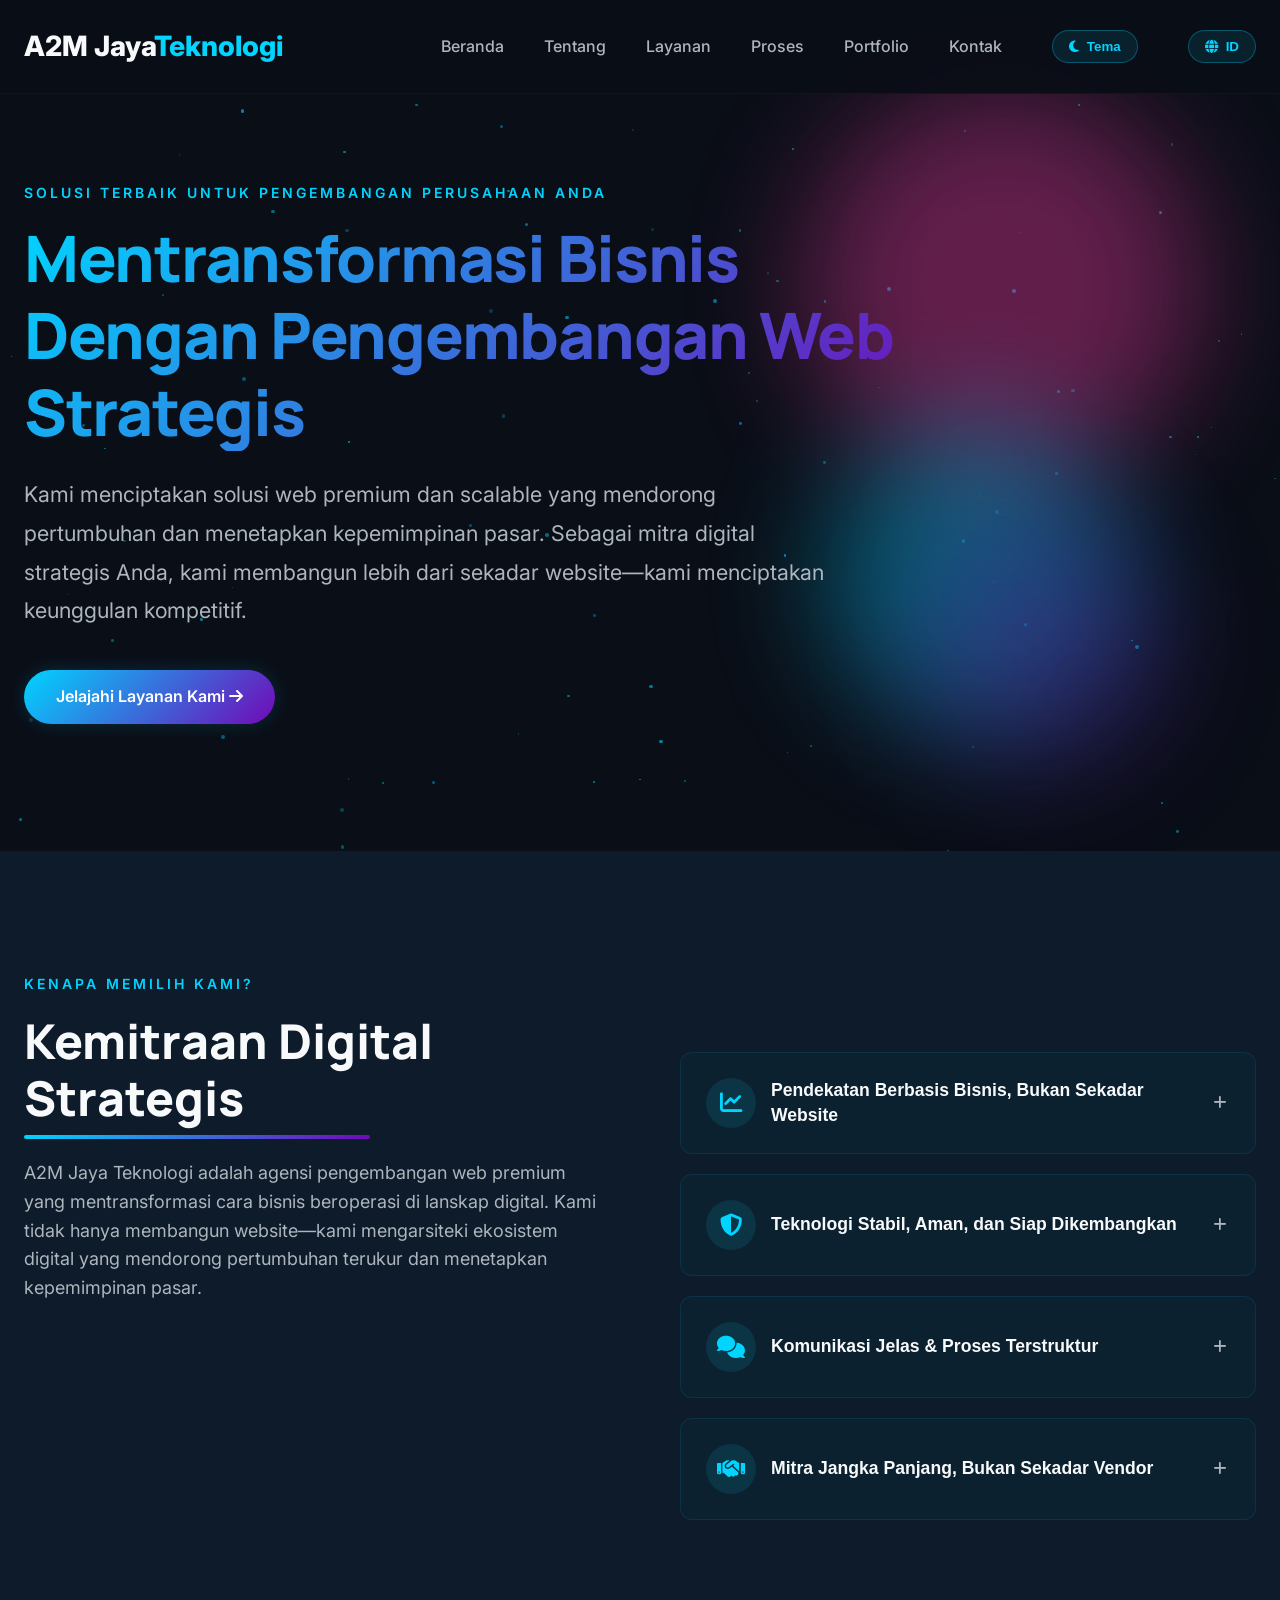
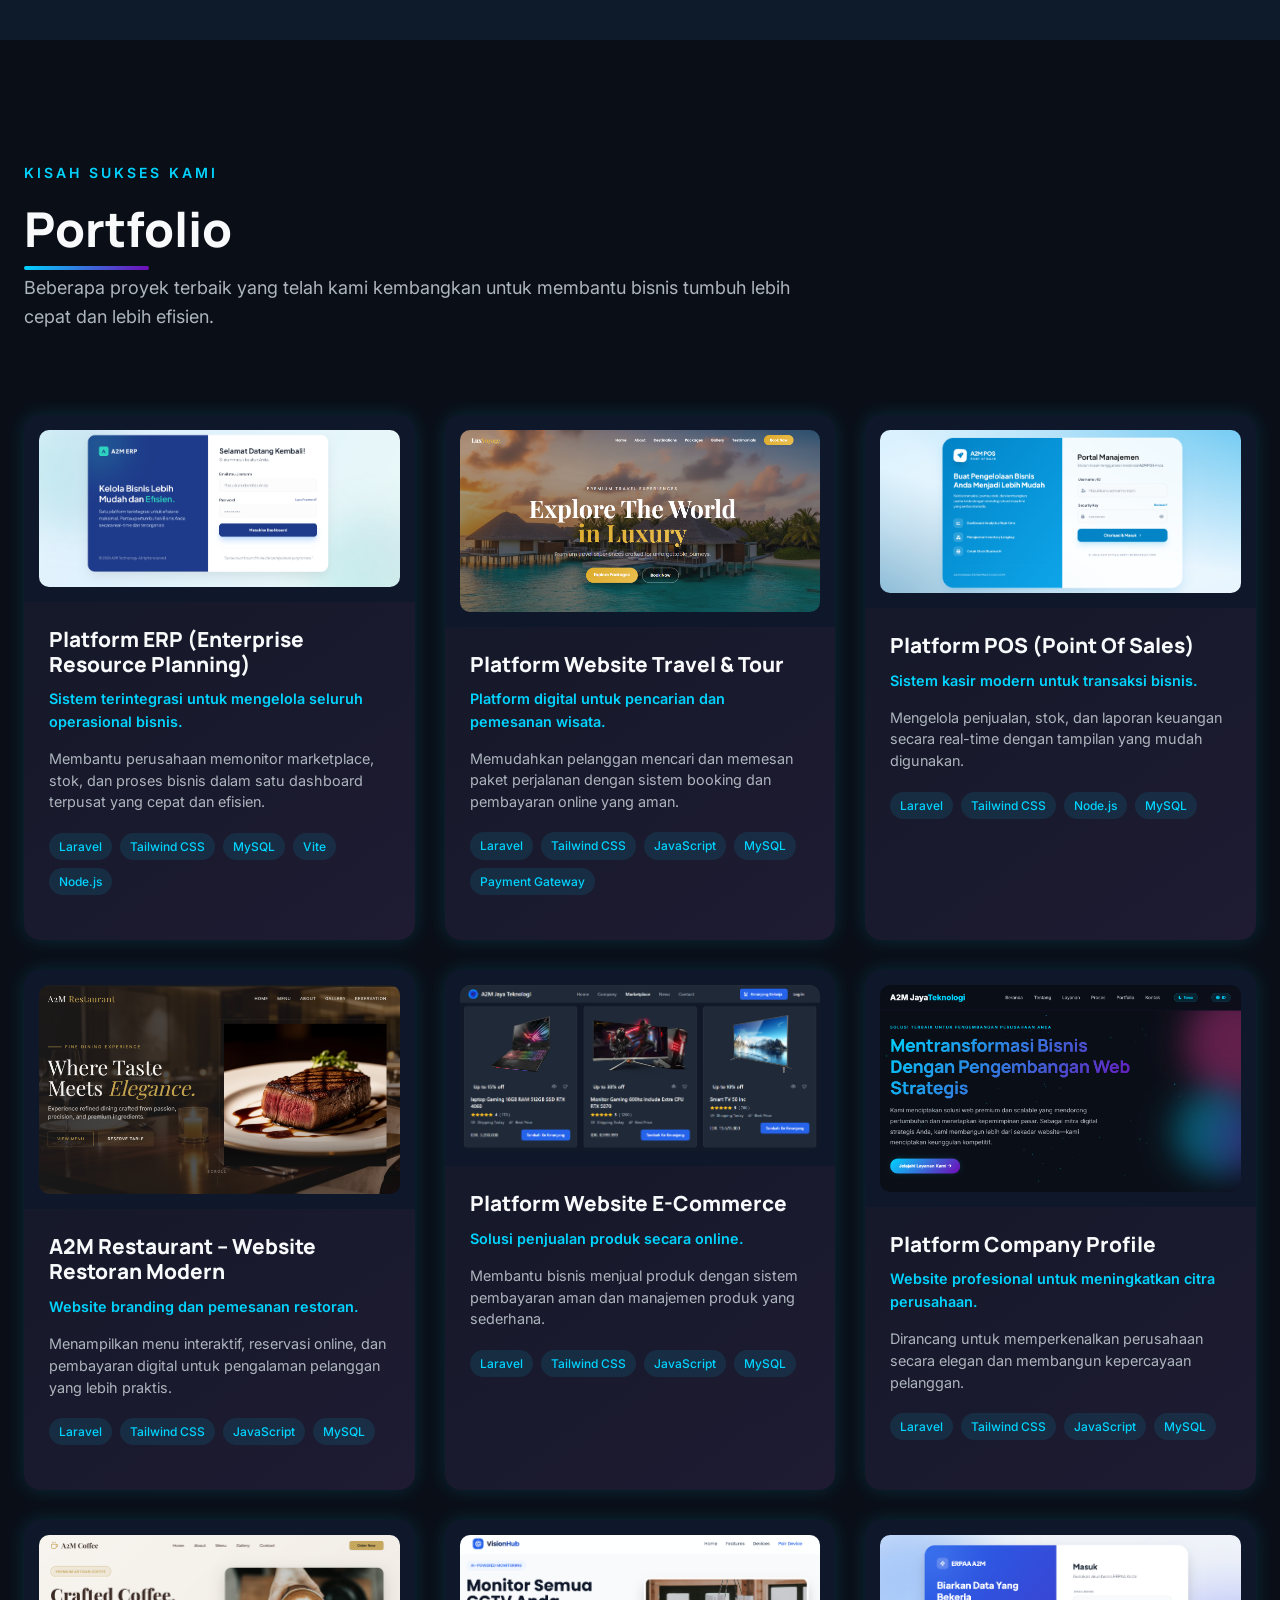
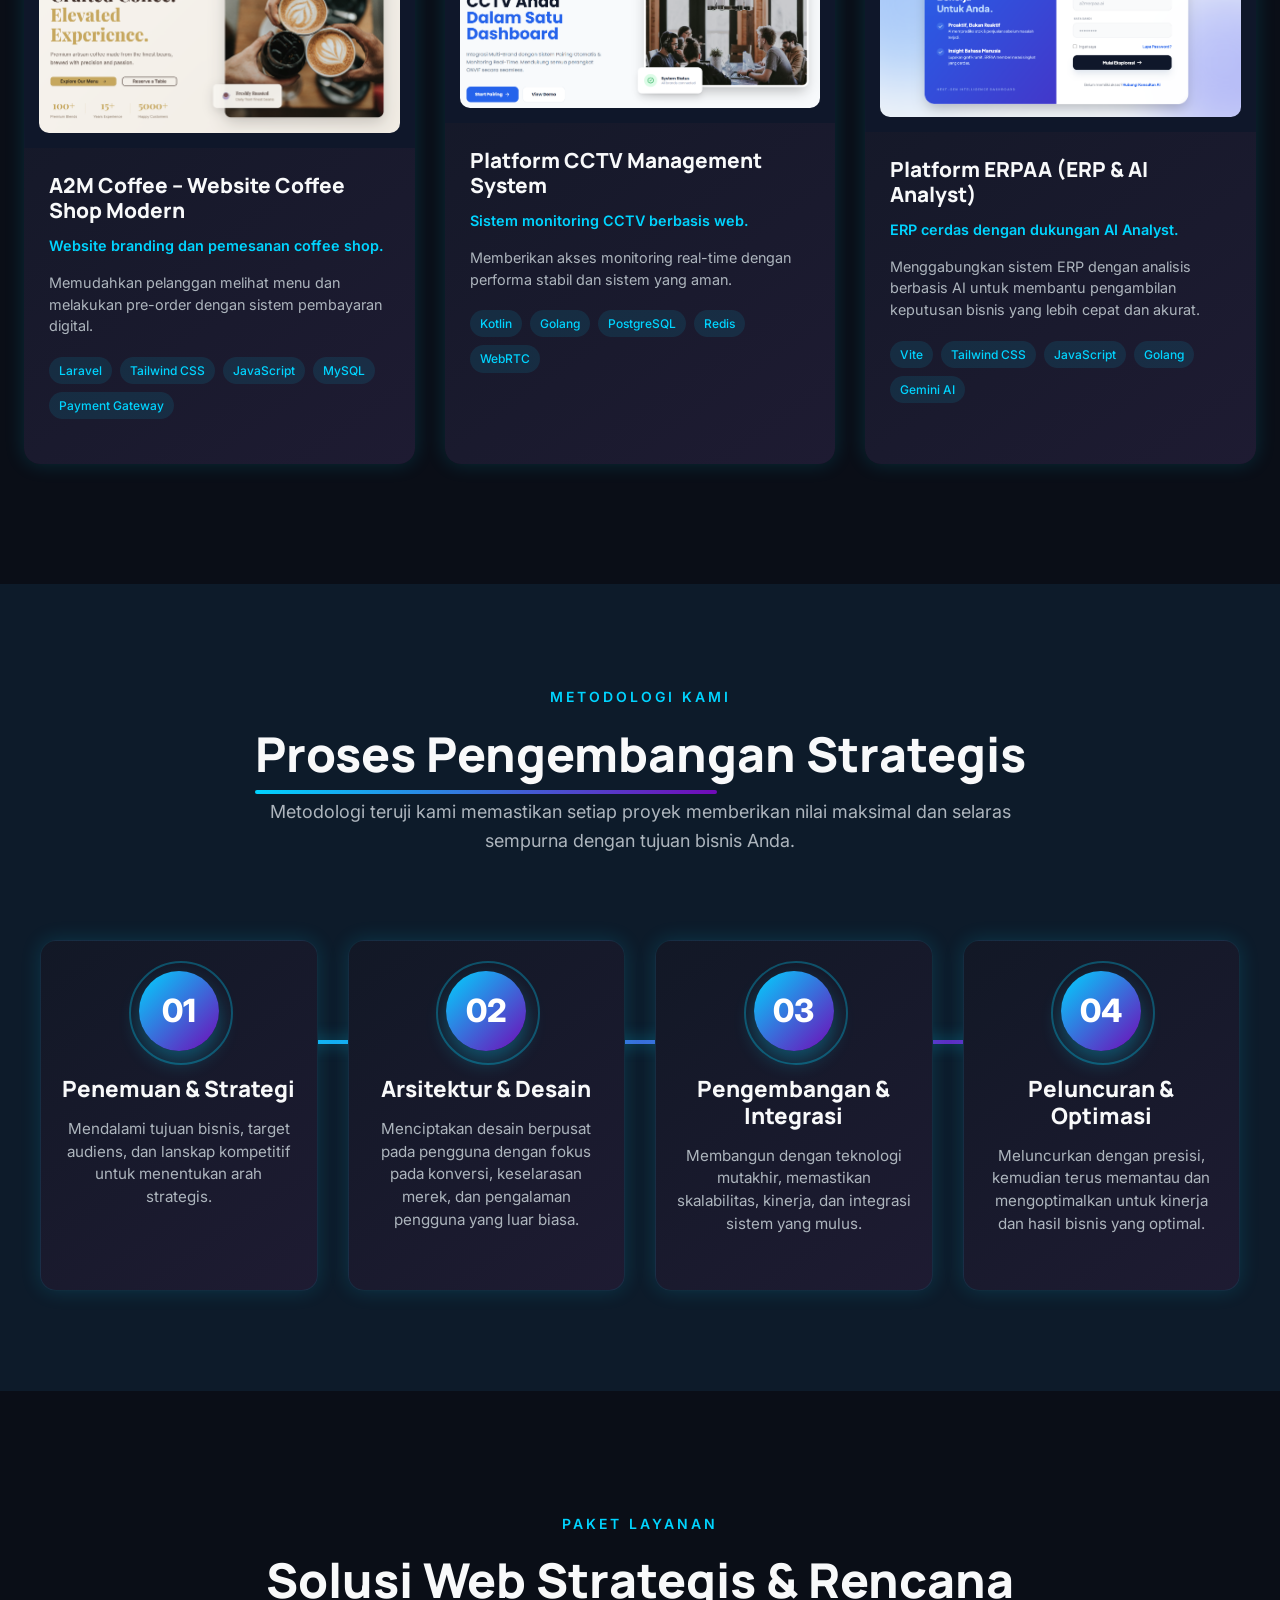
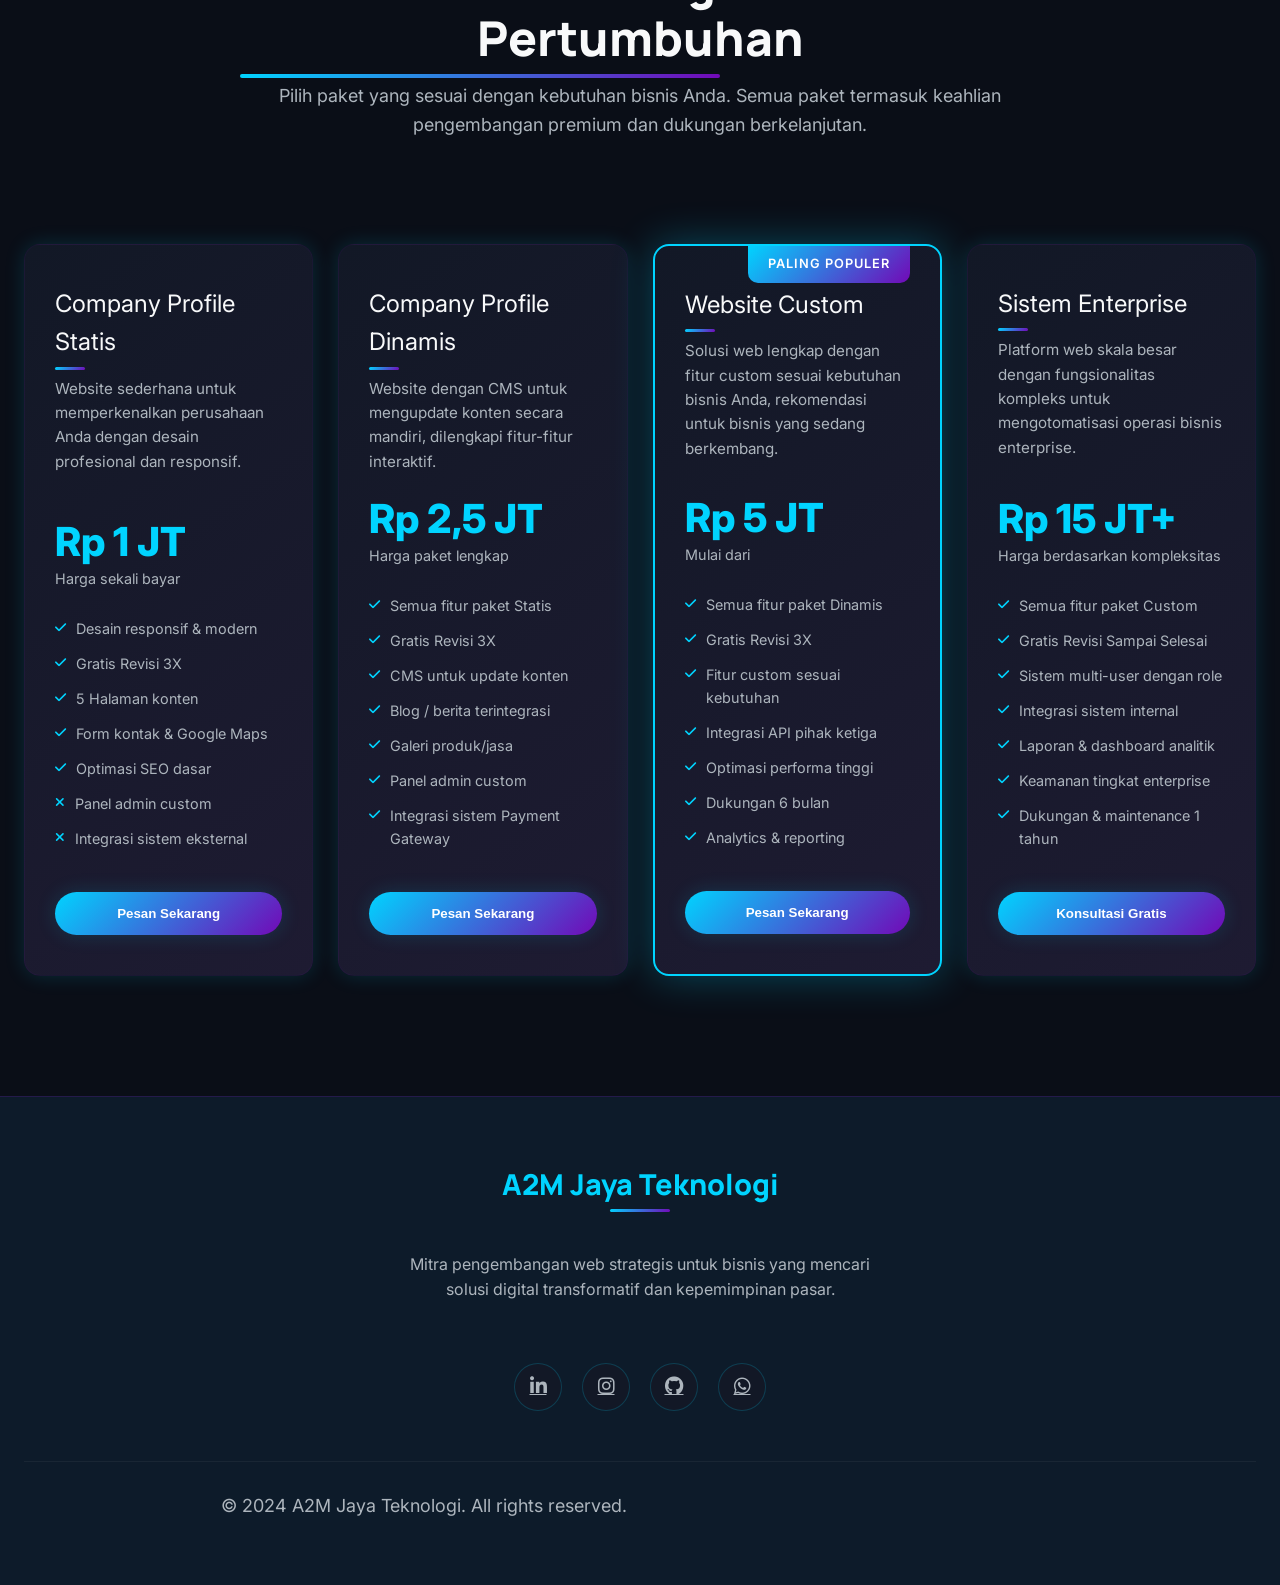
<file: index.html>
<!doctype html>
<html lang="id">
  <head>
    <meta charset="UTF-8" />
    <meta name="viewport" content="width=device-width, initial-scale=1.0" />
    <title>A2M Jaya Teknologi | Partner Strategis Pengembangan Web</title>
    <link rel="icon" href="favicon.ico" type="image/x-icon" />
    <link rel="preconnect" href="https://fonts.googleapis.com" />
    <link rel="preconnect" href="https://fonts.gstatic.com" crossorigin />
    <link
      href="https://fonts.googleapis.com/css2?family=Inter:wght@300;400;500;600;700;800&family=Manrope:wght@400;500;600;700;800&display=swap"
      rel="stylesheet"
    />
    <link
      rel="stylesheet"
      href="https://cdnjs.cloudflare.com/ajax/libs/font-awesome/6.4.0/css/all.min.css"
    />
    <style>
      /* ========== ROOT VARIABLES ========== */
      :root {
        --primary-dark: #0a0e17;
        --primary-blue: #0d1b2a;
        --primary-purple: #5a189a;
        --accent-cyan: #00d4ff;
        --accent-magenta: #e6399b;
        --accent-neon: #7209b7;
        --text-primary: #f8f9fa;
        --text-secondary: #adb5bd;
        --card-bg: #121826;
        --gradient-primary: linear-gradient(135deg, #0d1b2a 0%, #5a189a 100%);
        --gradient-accent: linear-gradient(135deg, #00d4ff 0%, #7209b7 100%);
        --gradient-card: linear-gradient(145deg, #121826 0%, #1e1b32 100%);
        --shadow-glow: 0 0 20px rgba(0, 212, 255, 0.15);
        --shadow-glow-purple: 0 0 25px rgba(90, 24, 154, 0.2);
        --border-radius: 16px;
        --transition-smooth: all 0.4s cubic-bezier(0.175, 0.885, 0.32, 1.1);
        --font-primary: 'Inter', sans-serif;
        --font-secondary: 'Manrope', sans-serif;
      }

      /* Light Theme Variables */
      body.light-theme {
        --primary-dark: #f5f7fa;
        --primary-blue: #eef2f7;
        --primary-purple: #7c3aed;
        --accent-cyan: #0891b2;
        --accent-magenta: #db2777;
        --accent-neon: #6d28d9;
        --text-primary: #111827;
        --text-secondary: #4b5563;
        --card-bg: #ffffff;
        --gradient-primary: linear-gradient(135deg, #eef2f7 0%, #ddd6fe 100%);
        --gradient-accent: linear-gradient(135deg, #0891b2 0%, #6d28d9 100%);
        --gradient-card: linear-gradient(145deg, #ffffff 0%, #f3f4f6 100%);
        --shadow-glow: 0 0 20px rgba(8, 145, 178, 0.1);
        --shadow-glow-purple: 0 0 25px rgba(124, 58, 237, 0.15);
      }

      * {
        margin: 0;
        padding: 0;
        box-sizing: border-box;
      }

      html {
        scroll-behavior: smooth;
      }

      body {
        font-family: var(--font-primary);
        background-color: var(--primary-dark);
        color: var(--text-primary);
        line-height: 1.6;
        overflow-x: hidden;
        transition: background-color 0.5s ease;
      }

      .container {
        width: 100%;
        max-width: 1280px;
        margin: 0 auto;
        padding: 0 24px;
      }

      section {
        padding: 120px 0;
        position: relative;
      }

      h1,
      h2,
      h3,
      h4 {
        font-family: var(--font-secondary);
        font-weight: 800;
        line-height: 1.2;
      }

      h1 {
        font-size: 4rem;
        margin-bottom: 1.5rem;
        background: var(--gradient-accent);
        -webkit-background-clip: text;
        background-clip: text;
        color: transparent;
        letter-spacing: -0.02em;
        position: relative;
      }

      h2 {
        font-size: 3rem;
        margin-bottom: 1rem;
        position: relative;
        display: inline-block;
      }

      h2::after {
        content: '';
        position: absolute;
        width: 60%;
        height: 4px;
        background: var(--gradient-accent);
        bottom: -12px;
        left: 0;
        border-radius: 2px;
      }

      h3 {
        font-size: 1.75rem;
        margin-bottom: 1rem;
      }

      p {
        color: var(--text-secondary);
        font-size: 1.125rem;
        margin-bottom: 1.5rem;
        max-width: 800px;
      }

      .section-subtitle {
        color: var(--accent-cyan);
        text-transform: uppercase;
        letter-spacing: 3px;
        font-size: 0.875rem;
        font-weight: 600;
        margin-bottom: 1rem;
        display: block;
      }

      /* ========== HEADER & NAVIGATION ========== */
      header {
        position: fixed;
        top: 0;
        left: 0;
        width: 100%;
        z-index: 1000;
        padding: 24px 0;
        background-color: rgba(10, 14, 23, 0.95);
        backdrop-filter: blur(10px);
        border-bottom: 1px solid rgba(90, 24, 154, 0.2);
        transition: var(--transition-smooth);
      }

      body.light-theme header {
        background-color: rgba(245, 247, 250, 0.95);
        border-bottom: 1px solid rgba(124, 58, 237, 0.2);
      }

      header.scrolled {
        padding: 16px 0;
        box-shadow: var(--shadow-glow-purple);
      }

      .navbar {
        display: flex;
        justify-content: space-between;
        align-items: center;
      }

      .logo-container {
        display: flex;
        align-items: center;
        gap: 15px;
      }

      .logo-text {
        font-size: 1.75rem;
        font-weight: 800;
        color: var(--text-primary);
        text-decoration: none;
      }

      .logo-text span {
        color: var(--accent-cyan);
      }

      .nav-links {
        display: flex;
        list-style: none;
        gap: 2.5rem;
        align-items: center;
      }

      .nav-links a {
        color: var(--text-secondary);
        text-decoration: none;
        font-weight: 500;
        font-size: 1rem;
        transition: var(--transition-smooth);
        position: relative;
      }

      .nav-links a:hover {
        color: var(--accent-cyan);
      }

      .nav-links a::after {
        content: '';
        position: absolute;
        width: 0;
        height: 2px;
        background: var(--gradient-accent);
        bottom: -6px;
        left: 0;
        transition: width 0.3s ease;
      }

      .nav-links a:hover::after {
        width: 100%;
      }

      .theme-switcher,
      .language-switcher {
        position: relative;
        margin-left: 10px;
      }

      .theme-btn,
      .language-btn {
        background: rgba(0, 212, 255, 0.1);
        border: 1px solid rgba(0, 212, 255, 0.3);
        color: var(--accent-cyan);
        padding: 8px 16px;
        border-radius: 30px;
        cursor: pointer;
        font-weight: 600;
        display: flex;
        align-items: center;
        gap: 8px;
        transition: var(--transition-smooth);
      }

      body.light-theme .theme-btn,
      body.light-theme .language-btn {
        background: rgba(8, 145, 178, 0.1);
        border: 1px solid rgba(8, 145, 178, 0.3);
        color: var(--accent-cyan);
      }

      .theme-btn:hover,
      .language-btn:hover {
        background: rgba(0, 212, 255, 0.2);
        transform: translateY(-2px);
      }

      .cta-button {
        display: inline-block;
        background: var(--gradient-accent);
        color: white;
        padding: 14px 32px;
        border-radius: 50px;
        font-weight: 600;
        text-decoration: none;
        border: none;
        cursor: pointer;
        transition: var(--transition-smooth);
        box-shadow: var(--shadow-glow);
        position: relative;
        overflow: hidden;
        z-index: 1;
      }

      .cta-button::before {
        content: '';
        position: absolute;
        top: 0;
        left: 0;
        width: 0;
        height: 100%;
        background: linear-gradient(135deg, #7209b7 0%, #00d4ff 100%);
        transition: width 0.5s ease;
        z-index: -1;
      }

      body.light-theme .cta-button::before {
        background: linear-gradient(135deg, #6d28d9 0%, #0891b2 100%);
      }

      .cta-button:hover::before {
        width: 100%;
      }

      .cta-button:hover {
        transform: translateY(-3px);
        box-shadow: 0 10px 25px rgba(0, 212, 255, 0.3);
      }

      /* ========== HERO SECTION ========== */
      .hero {
        padding-top: 180px;
        position: relative;
        overflow: hidden;
      }

      .hero-content {
        max-width: 900px;
        position: relative;
        z-index: 2;
      }

      .hero p {
        font-size: 1.35rem;
        margin-bottom: 2.5rem;
        line-height: 1.8;
      }

      .hero-bg-elements {
        position: absolute;
        top: 0;
        right: 0;
        width: 60%;
        height: 100%;
        z-index: 1;
      }

      .floating-element {
        position: absolute;
        border-radius: 50%;
        filter: blur(60px);
        opacity: 0.4;
        animation-timing-function: cubic-bezier(0.445, 0.05, 0.55, 0.95);
      }

      .floating-element-1 {
        width: 400px;
        height: 400px;
        background: var(--accent-magenta);
        top: 10%;
        right: 10%;
        animation: float 25s ease-in-out infinite;
      }

      .floating-element-2 {
        width: 300px;
        height: 300px;
        background: var(--accent-cyan);
        top: 50%;
        right: 20%;
        animation: float 20s ease-in-out infinite reverse;
      }

      .floating-element-3 {
        width: 250px;
        height: 250px;
        background: var(--primary-purple);
        bottom: 10%;
        right: 15%;
        animation: float 30s ease-in-out infinite;
      }

      @keyframes float {
        0%,
        100% {
          transform: translateY(0) translateX(0) rotate(0deg);
        }
        33% {
          transform: translateY(-40px) translateX(20px) rotate(120deg);
        }
        66% {
          transform: translateY(20px) translateX(-20px) rotate(240deg);
        }
      }

      /* ========== PARTICLE BACKGROUND ========== */
      .particles-bg {
        position: fixed;
        top: 0;
        left: 0;
        width: 100%;
        height: 100%;
        z-index: -1;
        pointer-events: none;
      }

      .particle {
        position: absolute;
        background: rgba(0, 212, 255, 0.6);
        border-radius: 50%;
        pointer-events: none;
        animation: floatParticle 15s ease-in-out infinite;
      }

      body.light-theme .particle {
        background: rgba(8, 145, 178, 0.4);
      }

      @keyframes floatParticle {
        0% {
          transform: translateY(0px) translateX(0px);
        }
        50% {
          transform: translateY(-20px) translateX(10px);
        }
        100% {
          transform: translateY(0px) translateX(0px);
        }
      }

      /* ========== ABOUT SECTION ========== */
      .about {
        background-color: var(--primary-blue);
        position: relative;
        overflow: hidden;
      }

      .about-content {
        display: grid;
        grid-template-columns: 1fr 1fr;
        gap: 80px;
        align-items: start;
      }

      .about-text h2 {
        margin-bottom: 2rem;
      }

      .benefits-accordion {
        margin-top: 40px;
        display: grid;
        gap: 20px;
      }

      .benefit-item {
        border: 1px solid rgba(0, 212, 255, 0.1);
        background: rgba(0, 212, 255, 0.03);
        border-radius: 12px;
        overflow: hidden;
        transition: var(--transition-smooth);
        transform: translateY(20px);
        opacity: 0;
      }

      .benefit-item.visible {
        transform: translateY(0);
        opacity: 1;
      }

      .benefit-item:hover {
        transform: translateY(-5px);
        box-shadow: var(--shadow-glow);
        border-color: rgba(0, 212, 255, 0.3);
      }

      .benefit-header {
        width: 100%;
        padding: 25px;
        display: flex;
        align-items: center;
        justify-content: space-between;
        background: transparent;
        border: none;
        cursor: pointer;
        text-align: left;
        transition: var(--transition-smooth);
      }

      .benefit-header:hover {
        background: rgba(0, 212, 255, 0.05);
      }

      .benefit-header-content {
        display: flex;
        align-items: center;
        gap: 15px;
        flex: 1;
      }

      .benefit-icon {
        color: var(--accent-cyan);
        font-size: 1.4rem;
        min-width: 50px;
        height: 50px;
        display: flex;
        align-items: center;
        justify-content: center;
        background: rgba(0, 212, 255, 0.1);
        border-radius: 50%;
        transition: var(--transition-smooth);
      }

      .benefit-header:hover .benefit-icon {
        background: rgba(0, 212, 255, 0.2);
        transform: scale(1.1);
      }

      .benefit-title {
        font-size: 1.1rem;
        font-weight: 700;
        color: var(--text-primary);
        line-height: 1.4;
      }

      .benefit-toggle {
        color: var(--text-secondary);
        font-size: 0.9rem;
        transition: transform 0.6s cubic-bezier(0.175, 0.885, 0.32, 1.275);
        min-width: 20px;
        text-align: center;
      }

      .benefit-item.active .benefit-toggle {
        transform: rotate(135deg);
        color: var(--accent-cyan);
      }

      .benefit-body {
        max-height: 0;
        overflow: hidden;
        transition: max-height 0.8s cubic-bezier(0.175, 0.885, 0.32, 1.275);
        opacity: 0;
      }

      .benefit-item.active .benefit-body {
        max-height: 500px;
        opacity: 1;
        transition: max-height 0.8s cubic-bezier(0.175, 0.885, 0.32, 1.275),
          opacity 0.4s ease 0.2s;
      }

      .benefit-description {
        padding: 0 25px 25px;
      }

      /* ========== SERVICES SECTION ========== */
      .services {
        position: relative;
        overflow: hidden;
      }

      .services-header {
        text-align: center;
        max-width: 800px;
        margin: 0 auto 80px;
      }

      .services-grid {
        display: grid;
        grid-template-columns: repeat(4, 1fr);
        gap: 25px;
        margin-top: 60px;
      }

      .service-card {
        background: var(--gradient-card);
        padding: 40px 30px;
        border-radius: var(--border-radius);
        box-shadow: var(--shadow-glow);
        transition: var(--transition-smooth);
        border: 1px solid rgba(90, 24, 154, 0.1);
        position: relative;
        overflow: hidden;
        z-index: 1;
        display: flex;
        flex-direction: column;
        height: 100%;
      }

      .service-card.featured {
        transform: scale(1.05);
        border: 2px solid var(--accent-cyan);
        box-shadow: 0 0 40px rgba(0, 212, 255, 0.3);
      }

      .service-badge {
        position: absolute;
        top: 0;
        right: 30px;
        background: var(--gradient-accent);
        color: white;
        padding: 8px 20px;
        border-bottom-left-radius: 10px;
        border-bottom-right-radius: 10px;
        font-size: 0.8rem;
        font-weight: 600;
        text-transform: uppercase;
        letter-spacing: 1px;
      }

      .service-title {
        font-size: 1.5rem;
        margin-bottom: 15px;
        color: var(--text-primary);
        position: relative;
        display: inline-block;
      }

      .service-title::after {
        content: '';
        position: absolute;
        width: 30px;
        height: 3px;
        background: var(--gradient-accent);
        bottom: -8px;
        left: 0;
        border-radius: 2px;
      }

      .service-description {
        color: var(--text-secondary);
        margin-bottom: 25px;
        font-size: 0.95rem;
        flex-grow: 1;
      }

      .service-price {
        margin-bottom: 25px;
      }

      .price-amount {
        font-size: 2.5rem;
        font-weight: 800;
        color: var(--accent-cyan);
        line-height: 1;
      }

      .price-note {
        color: var(--text-secondary);
        font-size: 0.9rem;
        margin-top: 5px;
      }

      .service-features {
        list-style: none;
        margin-bottom: 30px;
      }

      .service-features li {
        margin-bottom: 12px;
        display: flex;
        align-items: flex-start;
      }

      .service-features li i {
        color: var(--accent-cyan);
        margin-right: 10px;
        font-size: 0.8rem;
        margin-top: 5px;
      }

      .service-features li span {
        color: var(--text-secondary);
        font-size: 0.9rem;
      }

      .service-cta {
        margin-top: auto;
      }

      /* ===== SERVICE CARD HOVER EFFECTS ===== */
      .service-card::before {
        content: '';
        position: absolute;
        top: 0;
        left: 0;
        width: 100%;
        height: 100%;
        background: linear-gradient(
          135deg,
          rgba(90, 24, 154, 0.1) 0%,
          rgba(0, 212, 255, 0.05) 100%
        );
        opacity: 0;
        transition: opacity 0.5s ease;
        z-index: -1;
      }

      body.light-theme .service-card::before {
        background: linear-gradient(
          135deg,
          rgba(124, 58, 237, 0.1) 0%,
          rgba(8, 145, 178, 0.05) 100%
        );
      }

      .service-card:hover::before {
        opacity: 1;
      }

      .service-card:hover {
        transform: translateY(-20px) scale(1.02);
        box-shadow: 0 30px 60px rgba(0, 212, 255, 0.25);
        border-color: rgba(0, 212, 255, 0.3);
      }

      body.light-theme .service-card:hover {
        box-shadow: 0 30px 60px rgba(8, 145, 178, 0.2);
        border-color: rgba(8, 145, 178, 0.3);
      }

      .service-card.featured:hover {
        transform: translateY(-20px) scale(1.07);
      }

      /* ========== PROCESS SECTION ========== */
      .process {
        background-color: var(--primary-blue);
        position: relative;
        padding: 100px 0;
      }

      .process-header {
        text-align: center;
        max-width: 800px;
        margin: 0 auto 60px;
      }

      .process-container {
        position: relative;
        max-width: 1200px;
        margin: 0 auto;
      }

      .process-line {
        position: absolute;
        top: 100px;
        left: 50%;
        width: 80%;
        height: 4px;
        background: var(--gradient-accent);
        transform: translateX(-50%);
        z-index: 1;
        border-radius: 2px;
        box-shadow: 0 0 15px rgba(0, 212, 255, 0.5);
      }

      .process-steps {
        display: grid;
        grid-template-columns: repeat(4, 1fr);
        gap: 30px;
        position: relative;
        z-index: 2;
      }

      .step {
        text-align: center;
        padding: 30px 20px;
        background: var(--gradient-card);
        border-radius: var(--border-radius);
        box-shadow: var(--shadow-glow);
        transition: var(--transition-smooth);
        border: 1px solid rgba(0, 212, 255, 0.1);
      }

      .step:hover {
        transform: translateY(-15px);
        box-shadow: 0 20px 40px rgba(0, 212, 255, 0.25);
        border-color: rgba(0, 212, 255, 0.3);
      }

      .step-number {
        width: 80px;
        height: 80px;
        background: var(--gradient-accent);
        border-radius: 50%;
        display: flex;
        align-items: center;
        justify-content: center;
        font-size: 2rem;
        font-weight: 800;
        color: white;
        margin: 0 auto 25px;
        position: relative;
        z-index: 2;
        box-shadow: 0 10px 20px rgba(0, 212, 255, 0.3);
        transition: transform 0.3s ease;
      }

      .step-number:hover {
        transform: scale(1.1);
      }

      .step-number::after {
        content: '';
        position: absolute;
        width: 100px;
        height: 100px;
        border-radius: 50%;
        border: 2px solid rgba(0, 212, 255, 0.3);
        top: -10px;
        left: -10px;
        animation: pulse-ring 2s infinite;
      }

      @keyframes pulse-ring {
        0% {
          transform: scale(0.8);
          opacity: 0.8;
        }
        100% {
          transform: scale(1.2);
          opacity: 0;
        }
      }

      .step h4 {
        margin-bottom: 15px;
        color: var(--text-primary);
        font-size: 1.4rem;
      }

      .step p {
        color: var(--text-secondary);
        font-size: 0.95rem;
        line-height: 1.5;
      }

      /* ========== PORTFOLIO SECTION ========== */
      .portfolio {
        position: relative;
        overflow: hidden;
      }

      .portfolio-header {
        text-align: left;
        max-width: 100%;
        margin-bottom: 60px;
      }

      .portfolio-grid {
        display: grid;
        grid-template-columns: repeat(3, 1fr);
        gap: 30px;
        margin-top: 0;
      }

      .portfolio-item {
        background: var(--gradient-card);
        border-radius: var(--border-radius);
        overflow: hidden;
        transition: var(--transition-smooth);
        box-shadow: var(--shadow-glow);
        position: relative;
      }

      .portfolio-item:hover {
        transform: translateY(-15px) scale(1.02);
        box-shadow: 0 30px 60px rgba(0, 212, 255, 0.25);
      }

      .portfolio-img {
        width: 100%;
        display: flex;
        justify-content: center;
        align-items: center;
        padding: 15px;
        background: #0f172a;
        border-top-left-radius: 15px;
        border-top-right-radius: 15px;
        position: relative;
        overflow: hidden;
      }

      .portfolio-img img {
        width: 100%;
        height: auto;
        object-fit: contain;
        border-radius: 10px;
      }

      body.light-theme .portfolio-img {
        background: linear-gradient(135deg, #0891b2 0%, #7c3aed 100%);
      }

      /* ===== EFEK SHINE (CAHAYA BERGERAK) ===== */
      .portfolio-img::before {
        content: '';
        position: absolute;
        width: 100%;
        height: 100%;
        background: linear-gradient(
          45deg,
          transparent 30%,
          rgba(0, 212, 255, 0.1) 50%,
          transparent 70%
        );
        transform: translateX(-100%);
        top: 0;
        left: 0;
        pointer-events: none;
      }

      .portfolio-item:hover .portfolio-img::before {
        animation: shine 1.5s;
      }

      @keyframes shine {
        100% {
          transform: translateX(100%);
        }
      }

      .portfolio-info {
        padding: 25px;
      }

      .portfolio-info h4 {
        color: var(--text-primary);
        margin-bottom: 10px;
        font-size: 1.3rem;
      }

      .portfolio-subtitle {
        color: var(--accent-cyan);
        font-size: 0.9rem;
        margin-bottom: 15px;
        font-weight: 600;
      }

      .portfolio-desc {
        color: var(--text-secondary);
        font-size: 0.9rem;
        margin-bottom: 20px;
        line-height: 1.5;
      }

      .portfolio-tags {
        display: flex;
        flex-wrap: wrap;
        gap: 8px;
        margin-bottom: 20px;
      }

      .portfolio-tag {
        background: rgba(0, 212, 255, 0.1);
        color: var(--accent-cyan);
        padding: 4px 10px;
        border-radius: 30px;
        font-size: 0.75rem;
        font-weight: 500;
      }

      /* ========== MOBILE NAVIGATION ========== */
      .mobile-nav-toggle {
        display: none;
        background: transparent;
        border: none;
        color: var(--text-primary);
        font-size: 1.5rem;
        cursor: pointer;
        z-index: 1001;
        transition: var(--transition-smooth);
      }

      .mobile-nav-toggle:hover {
        color: var(--accent-cyan);
        transform: scale(1.1);
      }

      .nav-overlay {
        position: fixed;
        top: 0;
        left: 0;
        width: 100%;
        height: 100%;
        background: rgba(0, 0, 0, 0.9);
        backdrop-filter: blur(5px);
        z-index: 999;
        opacity: 0;
        visibility: hidden;
        transition: all 0.4s cubic-bezier(0.4, 0, 0.2, 1);
      }

      .nav-overlay.active {
        opacity: 1;
        visibility: visible;
      }

      /* ========== PREMIUM MOBILE SIDEBAR ========== */
      .mobile-sidebar {
        position: fixed;
        top: 0;
        right: -100%;
        width: 360px;
        max-width: 85%;
        height: 100vh;
        background: linear-gradient(
          145deg,
          var(--primary-dark) 0%,
          #1a1f2e 100%
        );
        backdrop-filter: blur(20px);
        z-index: 2000;
        box-shadow: -10px 0 40px rgba(0, 0, 0, 0.8);
        border-left: 1px solid rgba(0, 212, 255, 0.25);
        overflow-y: auto;
        transition: right 0.5s cubic-bezier(0.34, 1.56, 0.64, 1);
        display: flex;
        flex-direction: column;
        touch-action: pan-y;
        -webkit-overflow-scrolling: touch;
      }

      body.light-theme .mobile-sidebar {
        background: linear-gradient(145deg, #ffffff, #f0f2f8);
        border-left: 1px solid rgba(8, 145, 178, 0.25);
      }

      .mobile-sidebar.active {
        right: 0;
      }

      .mobile-sidebar-header {
        display: flex;
        justify-content: space-between;
        align-items: flex-start;
        padding: 40px 30px 20px;
        border-bottom: 1px solid rgba(0, 212, 255, 0.15);
        margin-bottom: 20px;
      }

      .mobile-nav-logo {
        font-size: 1.65rem;
        font-weight: 800;
        color: var(--text-primary);
        text-decoration: none;
        line-height: 1.2;
        max-width: 200px;
      }

      .mobile-nav-logo span {
        color: var(--accent-cyan);
        display: block;
        font-size: 1rem;
        font-weight: 500;
        margin-top: 5px;
        letter-spacing: 1px;
      }

      .mobile-nav-close {
        background: rgba(0, 212, 255, 0.1);
        border: 1px solid rgba(0, 212, 255, 0.3);
        color: var(--text-secondary);
        width: 44px;
        height: 44px;
        border-radius: 50%;
        display: flex;
        align-items: center;
        justify-content: center;
        font-size: 1.3rem;
        cursor: pointer;
        transition: var(--transition-smooth);
      }

      .mobile-nav-close:hover {
        background: rgba(0, 212, 255, 0.2);
        color: var(--accent-cyan);
        transform: rotate(90deg);
      }

      .mobile-sidebar ul {
        list-style: none;
        padding: 0 20px;
        flex: 1;
      }

      .mobile-sidebar li {
        margin-bottom: 8px;
        transform: translateX(0);
        transition: transform 0.3s ease;
      }

      .mobile-sidebar li:hover {
        transform: translateX(8px);
      }

      .mobile-sidebar a {
        display: flex;
        align-items: center;
        padding: 16px 25px;
        font-size: 1.1rem;
        font-weight: 500;
        color: var(--text-primary);
        text-decoration: none;
        border-radius: 16px;
        transition: all 0.3s ease;
        background: rgba(0, 212, 255, 0.03);
        border: 1px solid transparent;
      }

      .mobile-sidebar a i {
        margin-right: 18px;
        width: 24px;
        text-align: center;
        color: var(--accent-cyan);
        font-size: 1.2rem;
      }

      .mobile-sidebar a:hover {
        background: rgba(0, 212, 255, 0.08);
        border-color: rgba(0, 212, 255, 0.2);
        color: var(--accent-cyan);
      }

      .mobile-sidebar-footer {
        padding: 30px 30px 40px;
        margin-top: auto;
        border-top: 1px solid rgba(0, 212, 255, 0.1);
        display: flex;
        flex-direction: column;
        gap: 15px;
      }

      .mobile-sidebar-footer .theme-btn,
      .mobile-sidebar-footer .language-btn {
        width: 100%;
        justify-content: center;
        padding: 14px;
        font-size: 1rem;
        background: rgba(0, 212, 255, 0.08);
        border-width: 1.5px;
      }

      /* ========== SIMPLE FOOTER ========== */
      footer {
        background-color: var(--primary-blue);
        padding: 70px 0 40px;
        border-top: 1px solid rgba(90, 24, 154, 0.3);
        position: relative;
        overflow: hidden;
      }

      .footer-simple {
        max-width: 600px;
        margin: 0 auto;
        text-align: center;
      }

      .footer-simple h4 {
        color: var(--accent-cyan);
        margin-bottom: 20px;
        font-size: 1.8rem;
        position: relative;
        display: inline-block;
      }

      .footer-simple h4::after {
        content: '';
        position: absolute;
        width: 60px;
        height: 3px;
        background: var(--gradient-accent);
        bottom: -10px;
        left: 50%;
        transform: translateX(-50%);
        border-radius: 2px;
      }

      .footer-simple p {
        margin: 30px auto;
        font-size: 1rem;
        max-width: 500px;
        color: var(--text-secondary);
      }

      .social-links {
        display: flex;
        gap: 20px;
        justify-content: center;
        margin-top: 30px;
      }

      .social-links a {
        width: 48px;
        height: 48px;
        background: var(--card-bg);
        border-radius: 50%;
        display: flex;
        align-items: center;
        justify-content: center;
        color: var(--text-secondary);
        transition: var(--transition-smooth);
        position: relative;
        overflow: hidden;
        font-size: 1.2rem;
        border: 1px solid rgba(0, 212, 255, 0.2);
      }

      .social-links a:hover {
        color: white;
        background: var(--gradient-accent);
        transform: translateY(-5px);
        border-color: transparent;
      }

      .copyright {
        text-align: center;
        margin-top: 50px;
        padding-top: 30px;
        border-top: 1px solid rgba(255, 255, 255, 0.05);
        color: var(--text-secondary);
        font-size: 0.85rem;
      }

      /* ========== MODAL STYLES ========== */
      .modal-overlay {
        position: fixed;
        top: 0;
        left: 0;
        width: 100%;
        height: 100%;
        background-color: rgba(0, 0, 0, 0.8);
        backdrop-filter: blur(5px);
        z-index: 2000;
        opacity: 0;
        visibility: hidden;
        transition: all 0.3s ease;
      }

      .modal-overlay.active {
        opacity: 1;
        visibility: visible;
      }

      .modal {
        position: fixed;
        top: 50%;
        left: 50%;
        transform: translate(-50%, -50%) scale(0.8);
        background: var(--gradient-card);
        border-radius: var(--border-radius);
        box-shadow: var(--shadow-glow-purple);
        z-index: 2001;
        width: 90%;
        max-width: 500px;
        opacity: 0;
        visibility: hidden;
        transition: all 0.4s cubic-bezier(0.175, 0.885, 0.32, 1.275);
        border: 1px solid rgba(90, 24, 154, 0.2);
      }

      .modal.active {
        opacity: 1;
        visibility: visible;
        transform: translate(-50%, -50%) scale(1);
      }

      .modal-header {
        padding: 25px 30px;
        border-bottom: 1px solid rgba(0, 212, 255, 0.1);
        display: flex;
        justify-content: space-between;
        align-items: center;
      }

      .modal-title {
        font-size: 1.5rem;
        color: var(--text-primary);
        font-weight: 700;
      }

      .modal-close {
        background: transparent;
        border: none;
        color: var(--text-secondary);
        font-size: 1.5rem;
        cursor: pointer;
        transition: var(--transition-smooth);
        width: 40px;
        height: 40px;
        display: flex;
        align-items: center;
        justify-content: center;
        border-radius: 50%;
      }

      .modal-close:hover {
        color: var(--accent-cyan);
        background: rgba(0, 212, 255, 0.1);
        transform: rotate(90deg);
      }

      .modal-body {
        padding: 30px;
      }

      .form-group {
        margin-bottom: 25px;
      }

      .form-label {
        display: block;
        color: var(--text-primary);
        margin-bottom: 8px;
        font-weight: 600;
        font-size: 0.95rem;
      }

      .form-input,
      .form-textarea {
        width: 100%;
        padding: 14px 18px;
        background: rgba(0, 212, 255, 0.05);
        border: 1px solid rgba(0, 212, 255, 0.2);
        border-radius: 10px;
        color: var(--text-primary);
        font-size: 1rem;
        font-family: var(--font-primary);
        transition: var(--transition-smooth);
      }

      .form-textarea {
        min-height: 120px;
        resize: vertical;
      }

      .form-input:focus,
      .form-textarea:focus {
        outline: none;
        border-color: var(--accent-cyan);
        box-shadow: 0 0 0 3px rgba(0, 212, 255, 0.1);
      }

      .modal-footer {
        padding: 0 30px 30px;
        text-align: center;
      }

      .modal-cta {
        width: 100%;
        padding: 16px;
        font-size: 1rem;
        font-weight: 600;
      }

      /* ========== LANGUAGE TOGGLE ========== */
      .lang-id,
      .lang-en {
        display: none !important;
      }

      .lang-id.active,
      .lang-en.active {
        display: inline-block !important;
      }

      h4.lang-id.active,
      h4.lang-en.active {
        display: block !important;
      }

      /* ========== FADE IN ANIMATION ========== */
      .fade-in {
        opacity: 0;
        transform: translateY(40px);
        transition: opacity 0.8s cubic-bezier(0.215, 0.61, 0.355, 1),
          transform 0.8s cubic-bezier(0.215, 0.61, 0.355, 1);
      }

      .fade-in.visible {
        opacity: 1;
        transform: translateY(0);
      }

      /* ========== RESPONSIVE DESIGN ========== */
      @media (max-width: 1200px) {
        h1 {
          font-size: 3.5rem;
        }
        h2 {
          font-size: 2.5rem;
        }
        .services-grid {
          grid-template-columns: repeat(2, 1fr);
        }
        .portfolio-grid {
          grid-template-columns: repeat(2, 1fr);
        }
        .process-steps {
          grid-template-columns: repeat(2, 1fr);
          gap: 40px;
        }
        .process-line {
          display: none;
        }
        .service-card.featured {
          transform: scale(1);
        }
        .about-content {
          grid-template-columns: 1fr;
          gap: 60px;
        }
      }

      @media (max-width: 992px) {
        section {
          padding: 100px 0;
        }
        .process-steps {
          grid-template-columns: 1fr;
          gap: 40px;
        }
      }

      @media (max-width: 768px) {
        h1 {
          font-size: 2.6rem;
        }
        h2 {
          font-size: 2rem;
        }
        h3 {
          font-size: 1.5rem;
        }

        .nav-links {
          display: none;
        }
        .mobile-nav-toggle {
          display: block;
        }

        .hero {
          padding-top: 150px;
        }
        .hero p {
          font-size: 1rem;
          line-height: 1.6;
        }
        .hero-bg-elements {
          width: 100%;
          opacity: 0.5;
        }
        .floating-element-1 {
          width: 200px;
          height: 200px;
        }
        .floating-element-2 {
          width: 150px;
          height: 150px;
        }
        .floating-element-3 {
          width: 120px;
          height: 120px;
        }

        .services-grid {
          display: flex !important;
          overflow-x: auto;
          scroll-snap-type: x mandatory;
          gap: 20px;
          padding: 30px 20px 50px;
          scrollbar-width: none;
        }
        .service-card {
          flex: 0 0 70%;
          max-width: 280px;
          scroll-snap-align: center;
          transform: scale(0.9);
          min-height: 600px;
        }
        .service-card.featured {
          transform: scale(1) !important;
        }

        .portfolio-grid {
          grid-template-columns: 1fr;
        }

        .about-content {
          gap: 40px;
        }

        .benefit-header {
          padding: 20px 15px;
        }

        .container {
          padding: 0 20px;
        }
      }

      @media (max-width: 576px) {
        h1 {
          font-size: 2rem;
        }
        .hero p {
          font-size: 0.95rem;
        }
        .service-card {
          flex: 0 0 85%;
        }
        .mobile-sidebar {
          width: 320px;
        }
      }

      @media (max-width: 400px) {
        h1 {
          font-size: 1.8rem;
        }
        .service-card {
          flex: 0 0 90%;
        }
        .mobile-sidebar {
          width: 85%;
        }
      }
    </style>
  </head>
  <body>
    <!-- Particle Background -->
    <div class="particles-bg" id="particles-bg"></div>

    <!-- Overlay untuk mobile menu -->
    <div class="nav-overlay" id="nav-overlay"></div>

    <!-- Modal Overlay -->
    <div class="modal-overlay" id="modal-overlay"></div>

    <!-- Modal Form -->
    <div class="modal" id="order-modal">
      <div class="modal-header">
        <h3 class="modal-title lang-id active">Form Pemesanan</h3>
        <h3 class="modal-title lang-en">Order Form</h3>
        <button class="modal-close" id="modal-close">
          <i class="fas fa-times"></i>
        </button>
      </div>
      <div class="modal-body">
        <form id="order-form">
          <div class="form-group">
            <label class="form-label lang-id active">Nama Perusahaan</label>
            <label class="form-label lang-en">Company Name</label>
            <input
              type="text"
              class="form-input"
              id="company-name"
              required
            />
          </div>
          <div class="form-group">
            <label class="form-label lang-id active">Bergerak di Bidang</label>
            <label class="form-label lang-en">Business Field</label>
            <input
              type="text"
              class="form-input"
              id="business-field"
              required
            />
          </div>
          <div class="form-group">
            <label class="form-label lang-id active">Deskripsi Singkat</label>
            <label class="form-label lang-en">Brief Description</label>
            <textarea
              class="form-textarea"
              id="description"
              required
            ></textarea>
          </div>
          <div class="form-group">
            <label class="form-label lang-id active">Informasi Lain</label>
            <label class="form-label lang-en">Other Information</label>
            <input type="text" class="form-input" id="other" />
          </div>
          <input type="hidden" id="selected-service" />
        </form>
      </div>
      <div class="modal-footer">
        <button type="submit" form="order-form" class="cta-button modal-cta">
          <span class="lang-id active">Kirim ke WhatsApp</span>
          <span class="lang-en">Send to WhatsApp</span>
        </button>
      </div>
    </div>

    <!-- Header & Navigation untuk Desktop -->
    <header id="header">
      <div class="container">
        <nav class="navbar">
          <div class="logo-container">
            <a href="#" class="logo-text">A2M Jaya<span>Teknologi</span></a>
          </div>

          <!-- Navbar untuk Desktop -->
          <ul class="nav-links" id="nav-links">
            <li>
              <a href="#home" class="lang-id active">Beranda</a
              ><a href="#home" class="lang-en">Home</a>
            </li>
            <li>
              <a href="#about" class="lang-id active">Tentang</a
              ><a href="#about" class="lang-en">About</a>
            </li>
            <li>
              <a href="#services" class="lang-id active">Layanan</a
              ><a href="#services" class="lang-en">Services</a>
            </li>
            <li>
              <a href="#process" class="lang-id active">Proses</a
              ><a href="#process" class="lang-en">Process</a>
            </li>
            <li>
              <a href="#portfolio" class="lang-id active">Portfolio</a
              ><a href="#portfolio" class="lang-en">Portfolio</a>
            </li>
            <li>
              <a href="#contact" class="lang-id active">Kontak</a
              ><a href="#contact" class="lang-en">Contact</a>
            </li>
            <li class="theme-switcher">
              <button id="theme-toggle" class="theme-btn">
                <i class="fas fa-moon"></i>
                <span class="lang-id active">Tema</span>
                <span class="lang-en">Theme</span>
              </button>
            </li>
            <li class="language-switcher">
              <button id="language-toggle" class="language-btn">
                <i class="fas fa-globe"></i>
                <span class="lang-id active">ID</span>
                <span class="lang-en">EN</span>
              </button>
            </li>
          </ul>

          <!-- Mobile Navigation Toggle -->
          <button class="mobile-nav-toggle" id="mobile-nav-toggle">
            <i class="fas fa-bars"></i>
          </button>
        </nav>
      </div>
    </header>

    <!-- PREMIUM MOBILE SIDEBAR -->
    <div class="mobile-sidebar" id="mobile-sidebar">
      <div class="mobile-sidebar-header">
        <a href="#" class="mobile-nav-logo">
          A2M Jaya<span>Teknologi</span>
        </a>
        <button class="mobile-nav-close" id="mobile-nav-close">
          <i class="fas fa-times"></i>
        </button>
      </div>
      <ul>
        <li>
          <a href="#home"
            ><i class="fas fa-home"></i
            ><span class="lang-id active">Beranda</span
            ><span class="lang-en">Home</span></a
          >
        </li>
        <li>
          <a href="#about"
            ><i class="fas fa-info-circle"></i
            ><span class="lang-id active">Tentang</span
            ><span class="lang-en">About</span></a
          >
        </li>
        <li>
          <a href="#services"
            ><i class="fas fa-cogs"></i
            ><span class="lang-id active">Layanan</span
            ><span class="lang-en">Services</span></a
          >
        </li>
        <li>
          <a href="#process"
            ><i class="fas fa-sitemap"></i
            ><span class="lang-id active">Proses</span
            ><span class="lang-en">Process</span></a
          >
        </li>
        <li>
          <a href="#portfolio"
            ><i class="fas fa-briefcase"></i
            ><span class="lang-id active">Portfolio</span
            ><span class="lang-en">Portfolio</span></a
          >
        </li>
        <li>
          <a href="#contact"
            ><i class="fas fa-envelope"></i
            ><span class="lang-id active">Kontak</span
            ><span class="lang-en">Contact</span></a
          >
        </li>
      </ul>
      <div class="mobile-sidebar-footer">
        <button id="theme-toggle-sidebar" class="theme-btn">
          <i class="fas fa-moon"></i>
          <span class="lang-id active">Tema</span>
          <span class="lang-en">Theme</span>
        </button>
        <button id="language-toggle-sidebar" class="language-btn">
          <i class="fas fa-globe"></i>
          <span class="lang-id active">ID</span>
          <span class="lang-en">EN</span>
        </button>
      </div>
    </div>

    <!-- Hero Section -->
    <section id="home" class="hero">
      <div class="container">
        <div class="hero-content">
          <span class="section-subtitle lang-id active"
            >Solusi Terbaik Untuk Pengembangan Perusahaan Anda</span
          >
          <span class="section-subtitle lang-en"
            >The Best Solutions for Your Company's Development</span
          >
          <h1>
            <span class="lang-id active"
              >Mentransformasi Bisnis Dengan Pengembangan Web
              <span class="highlight">Strategis</span></span
            >
            <span class="lang-en"
              >Transforming Businesses With
              <span class="highlight">Strategic</span> Web Development</span
            >
          </h1>
          <p class="lang-id active">
            Kami menciptakan solusi web premium dan scalable yang mendorong
            pertumbuhan dan menetapkan kepemimpinan pasar. Sebagai mitra digital
            strategis Anda, kami membangun lebih dari sekadar website—kami
            menciptakan keunggulan kompetitif.
          </p>
          <p class="lang-en">
            We craft premium, scalable web solutions that drive growth and
            establish market leadership. As your strategic digital partner, we
            build more than websites—we create competitive advantages.
          </p>
          <a href="#services" class="cta-button">
            <span class="lang-id active"
              >Jelajahi Layanan Kami <i class="fas fa-arrow-right"></i
            ></span>
            <span class="lang-en"
              >Explore Our Services <i class="fas fa-arrow-right"></i
            ></span>
          </a>
        </div>
        <div class="hero-bg-elements">
          <div class="floating-element floating-element-1"></div>
          <div class="floating-element floating-element-2"></div>
          <div class="floating-element floating-element-3"></div>
        </div>
      </div>
    </section>

    <!-- About Section -->
    <section id="about" class="about">
      <div class="container">
        <span class="section-subtitle lang-id active"
          >Kenapa Memilih Kami?</span
        >
        <span class="section-subtitle lang-en">Why Choose Us?</span>

        <div class="about-content">
          <div class="about-text fade-in">
            <h2 class="lang-id active">Kemitraan Digital Strategis</h2>
            <h2 class="lang-en">Strategic Digital Partnership</h2>

            <p class="lang-id active">
              A2M Jaya Teknologi adalah agensi pengembangan web premium yang
              mentransformasi cara bisnis beroperasi di lanskap digital. Kami
              tidak hanya membangun website—kami mengarsiteki ekosistem digital
              yang mendorong pertumbuhan terukur dan menetapkan kepemimpinan
              pasar.
            </p>
            <p class="lang-en">
              A2M Jaya Teknologi is a premier web development agency that
              transforms how businesses operate in the digital landscape. We
              don't just build websites—we architect digital ecosystems that
              drive measurable growth and establish market leadership.
            </p>
          </div>

          <div class="benefits-accordion">
            <!-- Benefit Item 1 -->
            <div class="benefit-item fade-in">
              <button class="benefit-header">
                <div class="benefit-header-content">
                  <div class="benefit-icon">
                    <i class="fas fa-chart-line"></i>
                  </div>
                  <div>
                    <div class="benefit-title lang-id active">
                      Pendekatan Berbasis Bisnis, Bukan Sekadar Website
                    </div>
                    <div class="benefit-title lang-en">
                      Business-Driven Approach, Not Just a Website
                    </div>
                  </div>
                </div>
                <div class="benefit-toggle">
                  <i class="fas fa-plus"></i>
                </div>
              </button>
              <div class="benefit-body">
                <p class="benefit-description lang-id active">
                  Kami membangun solusi digital yang selaras dengan tujuan
                  bisnis Anda. Setiap website dirancang untuk mendukung
                  pertumbuhan, efisiensi operasional, dan pengalaman pengguna
                  yang memberikan dampak nyata pada profitabilitas.
                </p>
                <p class="benefit-description lang-en">
                  We build digital solutions aligned with your business goals.
                  Every website is designed to support growth, operational
                  efficiency, and a user experience that delivers a real impact
                  on profitability.
                </p>
              </div>
            </div>

            <!-- Benefit Item 2 -->
            <div class="benefit-item fade-in">
              <button class="benefit-header">
                <div class="benefit-header-content">
                  <div class="benefit-icon">
                    <i class="fas fa-shield-halved"></i>
                  </div>
                  <div>
                    <div class="benefit-title lang-id active">
                      Teknologi Stabil, Aman, dan Siap Dikembangkan
                    </div>
                    <div class="benefit-title lang-en">
                      Stable, Secure, and Scalable Technology
                    </div>
                  </div>
                </div>
                <div class="benefit-toggle">
                  <i class="fas fa-plus"></i>
                </div>
              </button>
              <div class="benefit-body">
                <p class="benefit-description lang-id active">
                  Kami menggunakan fondasi teknologi yang teruji dan aman.
                  Website Anda siap bertumbuh seiring perkembangan bisnis tanpa
                  harus membangun ulang dari awal—memberikan ketenangan pikiran
                  untuk jangka panjang.
                </p>
                <p class="benefit-description lang-en">
                  We use tested and secure technological foundations. Your
                  website is ready to grow alongside your business without
                  needing to rebuild from scratch—providing long-term peace of
                  mind.
                </p>
              </div>
            </div>

            <!-- Benefit Item 3 -->
            <div class="benefit-item fade-in">
              <button class="benefit-header">
                <div class="benefit-header-content">
                  <div class="benefit-icon">
                    <i class="fas fa-comments"></i>
                  </div>
                  <div>
                    <div class="benefit-title lang-id active">
                      Komunikasi Jelas & Proses Terstruktur
                    </div>
                    <div class="benefit-title lang-en">
                      Clear Communication & Structured Process
                    </div>
                  </div>
                </div>
                <div class="benefit-toggle">
                  <i class="fas fa-plus"></i>
                </div>
              </button>
              <div class="benefit-body">
                <p class="benefit-description lang-id active">
                  Proyek sukses dimulai dari transparansi. Setiap tahap
                  dikerjakan dengan alur yang jelas, update berkala, dan
                  dokumentasi rapi tanpa istilah teknis yang membingungkan
                  klien.
                </p>
                <p class="benefit-description lang-en">
                  Successful projects start with transparency. Every stage is
                  executed with a clear workflow, regular updates, and neat
                  documentation without confusing technical jargon.
                </p>
              </div>
            </div>

            <!-- Benefit Item 4 -->
            <div class="benefit-item fade-in">
              <button class="benefit-header">
                <div class="benefit-header-content">
                  <div class="benefit-icon">
                    <i class="fas fa-handshake"></i>
                  </div>
                  <div>
                    <div class="benefit-title lang-id active">
                      Mitra Jangka Panjang, Bukan Sekadar Vendor
                    </div>
                    <div class="benefit-title lang-en">
                      Long-term Partner, Not Just a Vendor
                    </div>
                  </div>
                </div>
                <div class="benefit-toggle">
                  <i class="fas fa-plus"></i>
                </div>
              </button>
              <div class="benefit-body">
                <p class="benefit-description lang-id active">
                  Kami tidak hanya menyelesaikan proyek, kami membangun
                  kemitraan. A2M Jaya Teknologi hadir untuk mendampingi bisnis
                  Anda berkembang di dunia digital secara berkelanjutan.
                </p>
                <p class="benefit-description lang-en">
                  We don't just finish projects, we build partnerships. A2M Jaya
                  Teknologi is here to accompany your business growth in the
                  digital world sustainably.
                </p>
              </div>
            </div>
          </div>
        </div>
      </div>
    </section>

    <!-- Portfolio Section - LENGKAP 9 ITEM -->
    <section id="portfolio" class="portfolio">
      <div class="container">
        <div class="portfolio-header">
          <span class="section-subtitle lang-id active"
            >Kisah Sukses Kami</span
          >
          <span class="section-subtitle lang-en">Our Success Stories</span>
          <br />
          <h2 class="lang-id active">Portfolio</h2>
          <h2 class="lang-en">Portfolio</h2>
          <br />
          <p class="lang-id active">
            Beberapa proyek terbaik yang telah kami kembangkan untuk membantu
            bisnis tumbuh lebih cepat dan lebih efisien.
          </p>
          <p class="lang-en">
            A selection of our best projects designed to help businesses grow
            faster and operate more efficiently.
          </p>
        </div>

        <div class="portfolio-grid">
          <!-- 1. ERP -->
          <div class="portfolio-item fade-in">
            <div class="portfolio-img">
              <img src="asset/erp/erp.png" alt="ERP Platform" />
            </div>
            <div class="portfolio-info">
              <h4 class="lang-id active">
                Platform ERP (Enterprise Resource Planning)
              </h4>
              <h4 class="lang-en">ERP Platform (Enterprise Resource Planning)</h4>
              <div class="portfolio-subtitle lang-id active">
                Sistem terintegrasi untuk mengelola seluruh operasional bisnis.
              </div>
              <div class="portfolio-subtitle lang-en">
                Integrated system to manage overall business operations.
              </div>
              <p class="portfolio-desc lang-id active">
                Membantu perusahaan memonitor marketplace, stok, dan proses
                bisnis dalam satu dashboard terpusat yang cepat dan efisien.
              </p>
              <p class="portfolio-desc lang-en">
                Enables companies to manage marketplaces, inventory, and
                operations from one centralized and efficient dashboard.
              </p>
              <div class="portfolio-tags">
                <span class="portfolio-tag">Laravel</span>
                <span class="portfolio-tag">Tailwind CSS</span>
                <span class="portfolio-tag">MySQL</span>
                <span class="portfolio-tag">Vite</span>
                <span class="portfolio-tag">Node.js</span>
              </div>
            </div>
          </div>

          <!-- 2. Travel -->
          <div class="portfolio-item fade-in">
            <div class="portfolio-img">
              <img src="asset/travel/travel.png" alt="Travel Website Platform" />
            </div>
            <div class="portfolio-info">
              <h4 class="lang-id active">Platform Website Travel & Tour</h4>
              <h4 class="lang-en">Travel & Tour Website Platform</h4>
              <div class="portfolio-subtitle lang-id active">
                Platform digital untuk pencarian dan pemesanan wisata.
              </div>
              <div class="portfolio-subtitle lang-en">
                Digital platform for discovering and booking tours.
              </div>
              <p class="portfolio-desc lang-id active">
                Memudahkan pelanggan mencari dan memesan paket perjalanan dengan
                sistem booking dan pembayaran online yang aman.
              </p>
              <p class="portfolio-desc lang-en">
                Allows customers to search and book travel packages with secure
                online booking and payment systems.
              </p>
              <div class="portfolio-tags">
                <span class="portfolio-tag">Laravel</span>
                <span class="portfolio-tag">Tailwind CSS</span>
                <span class="portfolio-tag">JavaScript</span>
                <span class="portfolio-tag">MySQL</span>
                <span class="portfolio-tag">Payment Gateway</span>
              </div>
            </div>
          </div>

          <!-- 3. POS -->
          <div class="portfolio-item fade-in">
            <div class="portfolio-img">
              <img src="asset/pos/pos.png" alt="POS Platform" />
            </div>
            <div class="portfolio-info">
              <h4 class="lang-id active">Platform POS (Point Of Sales)</h4>
              <h4 class="lang-en">POS Platform (Point Of Sales)</h4>
              <div class="portfolio-subtitle lang-id active">
                Sistem kasir modern untuk transaksi bisnis.
              </div>
              <div class="portfolio-subtitle lang-en">
                Modern cashier system for business transactions.
              </div>
              <p class="portfolio-desc lang-id active">
                Mengelola penjualan, stok, dan laporan keuangan secara real-time
                dengan tampilan yang mudah digunakan.
              </p>
              <p class="portfolio-desc lang-en">
                Manages sales, inventory, and financial reports in real-time
                with a user-friendly interface.
              </p>
              <div class="portfolio-tags">
                <span class="portfolio-tag">Laravel</span>
                <span class="portfolio-tag">Tailwind CSS</span>
                <span class="portfolio-tag">Node.js</span>
                <span class="portfolio-tag">MySQL</span>
              </div>
            </div>
          </div>

          <!-- 4. Restaurant -->
          <div class="portfolio-item fade-in">
            <div class="portfolio-img">
              <img
                src="asset/restaurant/restaurant.png"
                alt="Restaurant Website"
              />
            </div>
            <div class="portfolio-info">
              <h4 class="lang-id active">
                A2M Restaurant – Website Restoran Modern
              </h4>
              <h4 class="lang-en">A2M Restaurant – Modern Restaurant Website</h4>
              <div class="portfolio-subtitle lang-id active">
                Website branding dan pemesanan restoran.
              </div>
              <div class="portfolio-subtitle lang-en">
                Branding and ordering website for restaurants.
              </div>
              <p class="portfolio-desc lang-id active">
                Menampilkan menu interaktif, reservasi online, dan pembayaran
                digital untuk pengalaman pelanggan yang lebih praktis.
              </p>
              <p class="portfolio-desc lang-en">
                Features interactive menus, online reservations, and digital
                payments for a seamless customer experience.
              </p>
              <div class="portfolio-tags">
                <span class="portfolio-tag">Laravel</span>
                <span class="portfolio-tag">Tailwind CSS</span>
                <span class="portfolio-tag">JavaScript</span>
                <span class="portfolio-tag">MySQL</span>
              </div>
            </div>
          </div>

          <!-- 5. E-Commerce -->
          <div class="portfolio-item fade-in">
            <div class="portfolio-img">
              <img
                src="asset/ecommerce/ecommerce.png"
                alt="E-Commerce Platform"
              />
            </div>
            <div class="portfolio-info">
              <h4 class="lang-id active">Platform Website E-Commerce</h4>
              <h4 class="lang-en">E-Commerce Website Platform</h4>
              <div class="portfolio-subtitle lang-id active">
                Solusi penjualan produk secara online.
              </div>
              <div class="portfolio-subtitle lang-en">
                Online product selling solution.
              </div>
              <p class="portfolio-desc lang-id active">
                Membantu bisnis menjual produk dengan sistem pembayaran aman dan
                manajemen produk yang sederhana.
              </p>
              <p class="portfolio-desc lang-en">
                Helps businesses sell products online with secure payments and
                simple product management.
              </p>
              <div class="portfolio-tags">
                <span class="portfolio-tag">Laravel</span>
                <span class="portfolio-tag">Tailwind CSS</span>
                <span class="portfolio-tag">JavaScript</span>
                <span class="portfolio-tag">MySQL</span>
              </div>
            </div>
          </div>

          <!-- 6. Company Profile -->
          <div class="portfolio-item fade-in">
            <div class="portfolio-img">
              <img
                src="asset/company profile/image.png"
                alt="Company Profile"
              />
            </div>
            <div class="portfolio-info">
              <h4 class="lang-id active">Platform Company Profile</h4>
              <h4 class="lang-en">Company Profile Platform</h4>
              <div class="portfolio-subtitle lang-id active">
                Website profesional untuk meningkatkan citra perusahaan.
              </div>
              <div class="portfolio-subtitle lang-en">
                Professional website to enhance company image.
              </div>
              <p class="portfolio-desc lang-id active">
                Dirancang untuk memperkenalkan perusahaan secara elegan dan
                membangun kepercayaan pelanggan.
              </p>
              <p class="portfolio-desc lang-en">
                Designed to professionally introduce the company and build
                customer trust.
              </p>
              <div class="portfolio-tags">
                <span class="portfolio-tag">Laravel</span>
                <span class="portfolio-tag">Tailwind CSS</span>
                <span class="portfolio-tag">JavaScript</span>
                <span class="portfolio-tag">MySQL</span>
              </div>
            </div>
          </div>

          <!-- 7. Coffee -->
          <div class="portfolio-item fade-in">
            <div class="portfolio-img">
              <img
                src="asset/coffeeshop/coffeeshop.png"
                alt="Coffee Shop Website"
              />
            </div>
            <div class="portfolio-info">
              <h4 class="lang-id active">
                A2M Coffee – Website Coffee Shop Modern
              </h4>
              <h4 class="lang-en">A2M Coffee – Modern Coffee Shop Website</h4>
              <div class="portfolio-subtitle lang-id active">
                Website branding dan pemesanan coffee shop.
              </div>
              <div class="portfolio-subtitle lang-en">
                Branding and ordering website for coffee shops.
              </div>
              <p class="portfolio-desc lang-id active">
                Memudahkan pelanggan melihat menu dan melakukan pre-order dengan
                sistem pembayaran digital.
              </p>
              <p class="portfolio-desc lang-en">
                Allows customers to explore menus and place pre-orders with
                digital payment integration.
              </p>
              <div class="portfolio-tags">
                <span class="portfolio-tag">Laravel</span>
                <span class="portfolio-tag">Tailwind CSS</span>
                <span class="portfolio-tag">JavaScript</span>
                <span class="portfolio-tag">MySQL</span>
                <span class="portfolio-tag">Payment Gateway</span>
              </div>
            </div>
          </div>

          <!-- 8. CCTV -->
          <div class="portfolio-item fade-in">
            <div class="portfolio-img">
              <img src="asset/cctv monitoring/cctv.png" alt="CCTV" />
            </div>
            <div class="portfolio-info">
              <h4 class="lang-id active">Platform CCTV Management System</h4>
              <h4 class="lang-en">CCTV Management System Platform</h4>
              <div class="portfolio-subtitle lang-id active">
                Sistem monitoring CCTV berbasis web.
              </div>
              <div class="portfolio-subtitle lang-en">
                Web-based CCTV monitoring system.
              </div>
              <p class="portfolio-desc lang-id active">
                Memberikan akses monitoring real-time dengan performa stabil dan
                sistem yang aman.
              </p>
              <p class="portfolio-desc lang-en">
                Provides real-time monitoring access with stable and secure
                performance.
              </p>
              <div class="portfolio-tags">
                <span class="portfolio-tag">Kotlin</span>
                <span class="portfolio-tag">Golang</span>
                <span class="portfolio-tag">PostgreSQL</span>
                <span class="portfolio-tag">Redis</span>
                <span class="portfolio-tag">WebRTC</span>
              </div>
            </div>
          </div>

          <!-- 9. ERPAA -->
          <div class="portfolio-item fade-in">
            <div class="portfolio-img">
              <img src="asset/erpaa/erpaa.png" alt="ERPAA Platform" />
            </div>
            <div class="portfolio-info">
              <h4 class="lang-id active">Platform ERPAA (ERP & AI Analyst)</h4>
              <h4 class="lang-en">ERPAA Platform (ERP & AI Analyst)</h4>
              <div class="portfolio-subtitle lang-id active">
                ERP cerdas dengan dukungan AI Analyst.
              </div>
              <div class="portfolio-subtitle lang-en">
                Intelligent ERP with AI-powered analytics.
              </div>
              <p class="portfolio-desc lang-id active">
                Menggabungkan sistem ERP dengan analisis berbasis AI untuk
                membantu pengambilan keputusan bisnis yang lebih cepat dan
                akurat.
              </p>
              <p class="portfolio-desc lang-en">
                Combines ERP functionality with AI-driven analytics to support
                faster and smarter business decisions.
              </p>
              <div class="portfolio-tags">
                <span class="portfolio-tag">Vite</span>
                <span class="portfolio-tag">Tailwind CSS</span>
                <span class="portfolio-tag">JavaScript</span>
                <span class="portfolio-tag">Golang</span>
                <span class="portfolio-tag">Gemini AI</span>
              </div>
            </div>
          </div>
        </div>
      </div>
    </section>

    <!-- Process Section -->
    <section id="process" class="process">
      <div class="container">
        <div class="process-header">
          <span class="section-subtitle lang-id active">Metodologi Kami</span>
          <span class="section-subtitle lang-en">Our Methodology</span>
          <h2 class="lang-id active">Proses Pengembangan Strategis</h2>
          <h2 class="lang-en">Strategic Development Process</h2>
          <p class="lang-id active">
            Metodologi teruji kami memastikan setiap proyek memberikan nilai
            maksimal dan selaras sempurna dengan tujuan bisnis Anda.
          </p>
          <p class="lang-en">
            Our proven methodology ensures every project delivers maximum value
            and aligns perfectly with your business objectives.
          </p>
        </div>

        <div class="process-container">
          <div class="process-line"></div>
          <div class="process-steps">
            <div class="step fade-in">
              <div class="step-number">01</div>
              <h4 class="lang-id active">Penemuan & Strategi</h4>
              <h4 class="lang-en">Discovery & Strategy</h4>
              <p class="lang-id active">
                Mendalami tujuan bisnis, target audiens, dan lanskap kompetitif
                untuk menentukan arah strategis.
              </p>
              <p class="lang-en">
                Deep dive into your business objectives, target audience, and
                competitive landscape to define the strategic direction.
              </p>
            </div>

            <div class="step fade-in">
              <div class="step-number">02</div>
              <h4 class="lang-id active">Arsitektur & Desain</h4>
              <h4 class="lang-en">Architecture & Design</h4>
              <p class="lang-id active">
                Menciptakan desain berpusat pada pengguna dengan fokus pada
                konversi, keselarasan merek, dan pengalaman pengguna yang luar
                biasa.
              </p>
              <p class="lang-en">
                Create user-centric designs with a focus on conversion, brand
                alignment, and exceptional user experience.
              </p>
            </div>

            <div class="step fade-in">
              <div class="step-number">03</div>
              <h4 class="lang-id active">Pengembangan & Integrasi</h4>
              <h4 class="lang-en">Development & Integration</h4>
              <p class="lang-id active">
                Membangun dengan teknologi mutakhir, memastikan skalabilitas,
                kinerja, dan integrasi sistem yang mulus.
              </p>
              <p class="lang-en">
                Build with cutting-edge technologies, ensuring scalability,
                performance, and seamless system integrations.
              </p>
            </div>

            <div class="step fade-in">
              <div class="step-number">04</div>
              <h4 class="lang-id active">Peluncuran & Optimasi</h4>
              <h4 class="lang-en">Launch & Optimization</h4>
              <p class="lang-id active">
                Meluncurkan dengan presisi, kemudian terus memantau dan
                mengoptimalkan untuk kinerja dan hasil bisnis yang optimal.
              </p>
              <p class="lang-en">
                Deploy with precision, then continuously monitor and optimize
                for peak performance and business results.
              </p>
            </div>
          </div>
        </div>
      </div>
    </section>

    <!-- Services & Pricing Section - LENGKAP 4 PAKET -->
    <section id="services" class="services">
      <div class="container">
        <div class="services-header">
          <span class="section-subtitle lang-id active">Paket Layanan</span>
          <span class="section-subtitle lang-en">Service Packages</span>
          <h2 class="lang-id active">
            Solusi Web Strategis & Rencana Pertumbuhan
          </h2>
          <h2 class="lang-en">Strategic Web Solutions & Growth Plans</h2>
          <p class="lang-id active">
            Pilih paket yang sesuai dengan kebutuhan bisnis Anda. Semua paket
            termasuk keahlian pengembangan premium dan dukungan berkelanjutan.
          </p>
          <p class="lang-en">
            Select a plan that aligns with your business goals. All plans
            include our premium development expertise and ongoing support.
          </p>
        </div>

        <div class="services-grid">
          <!-- Paket 1: Website Company Profile Statis -->
          <div class="service-card fade-in">
            <div class="service-title lang-id active">
              Company Profile Statis
            </div>
            <div class="service-title lang-en">Static Company Profile</div>

            <p class="service-description lang-id active">
              Website sederhana untuk memperkenalkan perusahaan Anda dengan
              desain profesional dan responsif.
            </p>
            <p class="service-description lang-en">
              Simple website to introduce your company with professional and
              responsive design.
            </p>

            <div class="service-price">
              <div class="price-amount">Rp 1 JT</div>
              <div class="price-note lang-id active">Harga sekali bayar</div>
              <div class="price-note lang-en">One-time payment</div>
            </div>

            <ul class="service-features">
              <li>
                <i class="fas fa-check"></i>
                <span class="lang-id active">Desain responsif & modern</span
                ><span class="lang-en">Responsive & modern design</span>
              </li>
              <li>
                <i class="fas fa-check"></i>
                <span class="lang-id active">Gratis Revisi 3X </span
                ><span class="lang-en">Free Revision 3X</span>
              </li>
              <li>
                <i class="fas fa-check"></i>
                <span class="lang-id active">5 Halaman konten</span
                ><span class="lang-en">5 Content pages</span>
              </li>
              <li>
                <i class="fas fa-check"></i>
                <span class="lang-id active">Form kontak & Google Maps</span
                ><span class="lang-en">Contact form & Google Maps</span>
              </li>
              <li>
                <i class="fas fa-check"></i>
                <span class="lang-id active">Optimasi SEO dasar</span
                ><span class="lang-en">Basic SEO optimization</span>
              </li>
              <li>
                <i class="fas fa-times"></i>
                <span class="lang-id active">Panel admin custom</span
                ><span class="lang-en">Custom admin panel</span>
              </li>
              <li>
                <i class="fas fa-times"></i>
                <span class="lang-id active">Integrasi sistem eksternal</span
                ><span class="lang-en">External system integration</span>
              </li>
            </ul>

            <div class="service-cta">
              <button
                class="cta-button service-order-btn"
                data-service="Company Profile Statis"
                style="width: 100%; text-align: center"
              >
                <span class="lang-id active">Pesan Sekarang</span>
                <span class="lang-en">Order Now</span>
              </button>
            </div>
          </div>

          <!-- Paket 2: Website Company Profile Dinamis -->
          <div class="service-card fade-in">
            <div class="service-title lang-id active">
              Company Profile Dinamis
            </div>
            <div class="service-title lang-en">Dynamic Company Profile</div>

            <p class="service-description lang-id active">
              Website dengan CMS untuk mengupdate konten secara mandiri,
              dilengkapi fitur-fitur interaktif.
            </p>
            <p class="service-description lang-en">
              Website with CMS for independent content updates, equipped with
              interactive features.
            </p>

            <div class="service-price">
              <div class="price-amount">Rp 2,5 JT</div>
              <div class="price-note lang-id active">Harga paket lengkap</div>
              <div class="price-note lang-en">Complete package price</div>
            </div>

            <ul class="service-features">
              <li>
                <i class="fas fa-check"></i>
                <span class="lang-id active">Semua fitur paket Statis</span
                ><span class="lang-en">All Static package features</span>
              </li>
              <li>
                <i class="fas fa-check"></i>
                <span class="lang-id active">Gratis Revisi 3X </span
                ><span class="lang-en">Free Revision 3X</span>
              </li>
              <li>
                <i class="fas fa-check"></i>
                <span class="lang-id active">CMS untuk update konten</span
                ><span class="lang-en">CMS for content updates</span>
              </li>
              <li>
                <i class="fas fa-check"></i>
                <span class="lang-id active">Blog / berita terintegrasi</span
                ><span class="lang-en">Integrated blog/news</span>
              </li>
              <li>
                <i class="fas fa-check"></i>
                <span class="lang-id active">Galeri produk/jasa</span
                ><span class="lang-en">Product/service gallery</span>
              </li>
              <li>
                <i class="fas fa-check"></i>
                <span class="lang-id active">Panel admin custom</span
                ><span class="lang-en">Custom admin panel</span>
              </li>
              <li>
                <i class="fas fa-check"></i>
                <span class="lang-id active"
                  >Integrasi sistem Payment Gateway</span
                ><span class="lang-en">Payment Gateway system integration</span>
              </li>
            </ul>

            <div class="service-cta">
              <button
                class="cta-button service-order-btn"
                data-service="Company Profile Dinamis"
                style="width: 100%; text-align: center"
              >
                <span class="lang-id active">Pesan Sekarang</span>
                <span class="lang-en">Order Now</span>
              </button>
            </div>
          </div>

          <!-- Paket 3: Website Custom (Most Popular) -->
          <div class="service-card featured fade-in">
            <div class="service-badge">
              <span class="lang-id active">Paling Populer</span>
              <span class="lang-en">Most Popular</span>
            </div>
            <div class="service-title lang-id active">Website Custom</div>
            <div class="service-title lang-en">Custom Website</div>

            <p class="service-description lang-id active">
              Solusi web lengkap dengan fitur custom sesuai kebutuhan bisnis
              Anda, rekomendasi untuk bisnis yang sedang berkembang.
            </p>
            <p class="service-description lang-en">
              Complete web solution with custom features according to your
              business needs, recommended for growing businesses.
            </p>

            <div class="service-price">
              <div class="price-amount">Rp 5 JT</div>
              <div class="price-note lang-id active">Mulai dari</div>
              <div class="price-note lang-en">Starting from</div>
            </div>

            <ul class="service-features">
              <li>
                <i class="fas fa-check"></i>
                <span class="lang-id active">Semua fitur paket Dinamis</span
                ><span class="lang-en">All Dynamic package features</span>
              </li>
              <li>
                <i class="fas fa-check"></i>
                <span class="lang-id active">Gratis Revisi 3X </span
                ><span class="lang-en">Free Revision 3X</span>
              </li>
              <li>
                <i class="fas fa-check"></i>
                <span class="lang-id active"
                  >Fitur custom sesuai kebutuhan</span
                ><span class="lang-en">Custom features as needed</span>
              </li>
              <li>
                <i class="fas fa-check"></i>
                <span class="lang-id active"
                  >Integrasi API pihak ketiga</span
                ><span class="lang-en">Third-party API integration</span>
              </li>
              <li>
                <i class="fas fa-check"></i>
                <span class="lang-id active">Optimasi performa tinggi</span
                ><span class="lang-en">High-performance optimization</span>
              </li>
              <li>
                <i class="fas fa-check"></i>
                <span class="lang-id active">Dukungan 6 bulan</span
                ><span class="lang-en">6 months support</span>
              </li>
              <li>
                <i class="fas fa-check"></i>
                <span class="lang-id active">Analytics & reporting</span
                ><span class="lang-en">Analytics & reporting</span>
              </li>
            </ul>

            <div class="service-cta">
              <button
                class="cta-button service-order-btn"
                data-service="Website Custom"
                style="
                  width: 100%;
                  text-align: center;
                  background: var(--gradient-accent);
                "
              >
                <span class="lang-id active">Pesan Sekarang</span>
                <span class="lang-en">Order Now</span>
              </button>
            </div>
          </div>

          <!-- Paket 4: Sistem Enterprise -->
          <div class="service-card fade-in">
            <div class="service-title lang-id active">Sistem Enterprise</div>
            <div class="service-title lang-en">Enterprise System</div>

            <p class="service-description lang-id active">
              Platform web skala besar dengan fungsionalitas kompleks untuk
              mengotomatisasi operasi bisnis enterprise.
            </p>
            <p class="service-description lang-en">
              Large-scale web platform with complex functionality to automate
              enterprise business operations.
            </p>

            <div class="service-price">
              <div class="price-amount">Rp 15 JT+</div>
              <div class="price-note lang-id active">
                Harga berdasarkan kompleksitas
              </div>
              <div class="price-note lang-en">Price based on complexity</div>
            </div>

            <ul class="service-features">
              <li>
                <i class="fas fa-check"></i>
                <span class="lang-id active">Semua fitur paket Custom</span
                ><span class="lang-en">All Custom package features</span>
              </li>
              <li>
                <i class="fas fa-check"></i>
                <span class="lang-id active"
                  >Gratis Revisi Sampai Selesai</span
                ><span class="lang-en">Free Revisions Until Completed</span>
              </li>
              <li>
                <i class="fas fa-check"></i>
                <span class="lang-id active"
                  >Sistem multi-user dengan role</span
                ><span class="lang-en">Multi-user system with roles</span>
              </li>
              <li>
                <i class="fas fa-check"></i>
                <span class="lang-id active">Integrasi sistem internal</span
                ><span class="lang-en">Internal system integration</span>
              </li>
              <li>
                <i class="fas fa-check"></i>
                <span class="lang-id active"
                  >Laporan & dashboard analitik</span
                ><span class="lang-en">Analytics reports & dashboard</span>
              </li>
              <li>
                <i class="fas fa-check"></i>
                <span class="lang-id active">Keamanan tingkat enterprise</span
                ><span class="lang-en">Enterprise-level security</span>
              </li>
              <li>
                <i class="fas fa-check"></i>
                <span class="lang-id active"
                  >Dukungan & maintenance 1 tahun</span
                ><span class="lang-en">1 year support & maintenance</span>
              </li>
            </ul>

            <div class="service-cta">
              <button
                class="cta-button service-consult-btn"
                data-service="Sistem Enterprise"
                style="width: 100%; text-align: center"
              >
                <span class="lang-id active">Konsultasi Gratis</span>
                <span class="lang-en">Free Consultation</span>
              </button>
            </div>
          </div>
        </div>
      </div>
    </section>

    <!-- SIMPLE FOOTER - HANYA KOLOM KIRI -->
    <footer id="contact">
      <div class="container">
        <div class="footer-simple">
          <h4>A2M Jaya Teknologi</h4>
          <p class="lang-id active">
            Mitra pengembangan web strategis untuk bisnis yang mencari solusi
            digital transformatif dan kepemimpinan pasar.
          </p>
          <p class="lang-en">
            Strategic web development partner for businesses seeking
            transformative digital solutions and market leadership.
          </p>
          <div class="social-links">
            <a href="#"><i class="fab fa-linkedin-in"></i></a>
            <a href="https://www.instagram.com/a2mjayateknologi?igsh=MWJwZXo0NDNpMGVwbg=="><i class="fab fa-instagram"></i></a>
            <a href="#"><i class="fab fa-github"></i></a>
            <a href="#"><i class="fab fa-whatsapp"></i></a>
          </div>
        </div>
        <div class="copyright">
          <p>&copy; 2024 A2M Jaya Teknologi. All rights reserved.</p>
        </div>
      </div>
    </footer>

    <script>
      // ========== HEADER SCROLL EFFECT ==========
      window.addEventListener('scroll', function () {
        const header = document.getElementById('header');
        if (window.scrollY > 50) header.classList.add('scrolled');
        else header.classList.remove('scrolled');
      });

      // ========== LANGUAGE TOGGLE ==========
      let currentLanguage = 'id';
      const languageToggle = document.getElementById('language-toggle');
      const languageToggleSidebar = document.getElementById(
        'language-toggle-sidebar'
      );

      function toggleLanguage() {
        currentLanguage = currentLanguage === 'id' ? 'en' : 'id';

        document
          .querySelectorAll('.lang-id')
          .forEach((el) => el.classList.toggle('active', currentLanguage === 'id'));
        document
          .querySelectorAll('.lang-en')
          .forEach((el) => el.classList.toggle('active', currentLanguage === 'en'));

        if (languageToggle) {
          languageToggle.querySelector('.lang-id').textContent =
            currentLanguage === 'id' ? 'ID' : '';
          languageToggle.querySelector('.lang-en').textContent =
            currentLanguage === 'en' ? 'EN' : '';
        }
        if (languageToggleSidebar) {
          languageToggleSidebar.querySelector('.lang-id').textContent =
            currentLanguage === 'id' ? 'ID' : '';
          languageToggleSidebar.querySelector('.lang-en').textContent =
            currentLanguage === 'en' ? 'EN' : '';
        }
      }

      if (languageToggle) languageToggle.addEventListener('click', toggleLanguage);
      if (languageToggleSidebar)
        languageToggleSidebar.addEventListener('click', toggleLanguage);

      // ========== THEME TOGGLE ==========
      const themeToggle = document.getElementById('theme-toggle');
      const themeToggleSidebar = document.getElementById('theme-toggle-sidebar');
      let isDarkTheme = !document.body.classList.contains('light-theme');

      function toggleTheme() {
        isDarkTheme = !isDarkTheme;
        document.body.classList.toggle('light-theme', !isDarkTheme);
        localStorage.setItem('theme', isDarkTheme ? 'dark' : 'light');
        updateThemeIcon();
        updateParticlesColor();
      }

      function updateThemeIcon() {
        const icon = isDarkTheme ? 'fa-moon' : 'fa-sun';
        if (themeToggle) themeToggle.querySelector('i').className = `fas ${icon}`;
        if (themeToggleSidebar)
          themeToggleSidebar.querySelector('i').className = `fas ${icon}`;
      }

      function updateParticlesColor() {
        const particles = document.querySelectorAll('.particle');
        particles.forEach((particle) => {
          if (isDarkTheme) {
            particle.style.background = 'rgba(0, 212, 255, 0.6)';
          } else {
            particle.style.background = 'rgba(8, 145, 178, 0.4)';
          }
        });
      }

      if (themeToggle) themeToggle.addEventListener('click', toggleTheme);
      if (themeToggleSidebar) themeToggleSidebar.addEventListener('click', toggleTheme);

      // ========== MOBILE SIDEBAR ==========
      const mobileNavToggle = document.getElementById('mobile-nav-toggle');
      const mobileNavClose = document.getElementById('mobile-nav-close');
      const mobileSidebar = document.getElementById('mobile-sidebar');
      const navOverlay = document.getElementById('nav-overlay');

      function openMobileMenu() {
        mobileSidebar.classList.add('active');
        navOverlay.classList.add('active');
        document.body.style.overflow = 'hidden';
      }
      function closeMobileMenu() {
        mobileSidebar.classList.remove('active');
        navOverlay.classList.remove('active');
        document.body.style.overflow = '';
      }

      if (mobileNavToggle) mobileNavToggle.addEventListener('click', openMobileMenu);
      if (mobileNavClose) mobileNavClose.addEventListener('click', closeMobileMenu);
      if (navOverlay) navOverlay.addEventListener('click', closeMobileMenu);

      document
        .querySelectorAll('.mobile-sidebar a:not(.theme-btn):not(.language-btn)')
        .forEach((link) => {
          link.addEventListener('click', closeMobileMenu);
        });

      window.addEventListener('resize', function () {
        if (window.innerWidth > 768) closeMobileMenu();
      });

      // ========== BENEFIT ACCORDION ==========
      document.querySelectorAll('.benefit-header').forEach((header) => {
        header.addEventListener('click', function () {
          const benefitItem = this.parentElement;
          const isActive = benefitItem.classList.contains('active');
          document
            .querySelectorAll('.benefit-item')
            .forEach((item) => item.classList.remove('active'));
          if (!isActive) benefitItem.classList.add('active');
        });
      });

      // ========== PARTICLE BACKGROUND ==========
      function createParticlesBackground(containerId, count) {
        const container = document.getElementById(containerId);
        if (!container) return;

        container.innerHTML = '';

        const width = container.clientWidth;
        const height = container.clientHeight;

        for (let i = 0; i < count; i++) {
          const particle = document.createElement('div');
          particle.classList.add('particle');

          const size = Math.random() * 3 + 1;
          const posX = Math.random() * width;
          const posY = Math.random() * height;
          const duration = Math.random() * 10 + 5;
          const delay = Math.random() * 5;

          particle.style.width = `${size}px`;
          particle.style.height = `${size}px`;
          particle.style.left = `${posX}px`;
          particle.style.top = `${posY}px`;
          particle.style.opacity = Math.random() * 0.7 + 0.3;
          particle.style.animation = `floatParticle ${duration}s ease-in-out ${delay}s infinite`;

          container.appendChild(particle);
        }
        updateParticlesColor();
      }

      createParticlesBackground('particles-bg', 100);

      let resizeTimeout;
      window.addEventListener('resize', function () {
        clearTimeout(resizeTimeout);
        resizeTimeout = setTimeout(function () {
          createParticlesBackground('particles-bg', 100);
        }, 250);
      });

      // ========== FADE IN ON SCROLL ==========
      const fadeElements = document.querySelectorAll('.fade-in');
      const benefitItems = document.querySelectorAll('.benefit-item');

      function fadeInOnScroll() {
        fadeElements.forEach((el) => {
          if (el.getBoundingClientRect().top < window.innerHeight - 100) {
            el.classList.add('visible');
          }
        });

        benefitItems.forEach((item, index) => {
          if (item.getBoundingClientRect().top < window.innerHeight - 100) {
            setTimeout(() => {
              item.classList.add('visible');
            }, index * 150);
          }
        });
      }

      window.addEventListener('scroll', fadeInOnScroll);
      setTimeout(fadeInOnScroll, 300);

      // ========== HOVER EFFECTS (JAVASCRIPT) ==========
      const serviceCards = document.querySelectorAll('.service-card');
      serviceCards.forEach((card) => {
        card.addEventListener('mouseenter', function () {
          if (this.classList.contains('featured')) {
            this.style.transform = 'translateY(-20px) scale(1.07)';
          } else {
            this.style.transform = 'translateY(-20px) scale(1.02)';
          }
        });
        card.addEventListener('mouseleave', function () {
          if (this.classList.contains('featured')) {
            this.style.transform = 'scale(1.05)';
          } else {
            this.style.transform = 'translateY(0) scale(1)';
          }
        });
      });

      const portfolioItems = document.querySelectorAll('.portfolio-item');
      portfolioItems.forEach((item) => {
        item.addEventListener('mouseenter', function () {
          this.style.transform = 'translateY(-15px) scale(1.02)';
        });
        item.addEventListener('mouseleave', function () {
          this.style.transform = 'translateY(0) scale(1)';
        });
      });

      const stepNumbers = document.querySelectorAll('.step-number');
      stepNumbers.forEach((step) => {
        step.addEventListener('mouseenter', function () {
          this.style.transform = 'scale(1.1)';
        });
        step.addEventListener('mouseleave', function () {
          this.style.transform = 'scale(1)';
        });
      });

      // ========== SMOOTH SCROLL ==========
      document.querySelectorAll('a[href^="#"]').forEach((anchor) => {
        anchor.addEventListener('click', function (e) {
          e.preventDefault();
          const targetId = this.getAttribute('href');
          if (targetId === '#') return;
          const targetElement = document.querySelector(targetId);
          if (targetElement) {
            window.scrollTo({
              top: targetElement.offsetTop - 80,
              behavior: 'smooth',
            });
          }
        });
      });

      // ========== MODAL & WHATSAPP ==========
      const modalOverlay = document.getElementById('modal-overlay');
      const orderModal = document.getElementById('order-modal');
      const modalClose = document.getElementById('modal-close');
      const orderForm = document.getElementById('order-form');
      let selectedService = '';

      function openModal(serviceName) {
        selectedService = serviceName;
        document.getElementById('selected-service').value = serviceName;
        modalOverlay.classList.add('active');
        orderModal.classList.add('active');
        document.body.style.overflow = 'hidden';
      }

      function closeModal() {
        modalOverlay.classList.remove('active');
        orderModal.classList.remove('active');
        document.body.style.overflow = '';
        orderForm.reset();
      }

      document.querySelectorAll('.service-order-btn').forEach((button) => {
        button.addEventListener('click', function (e) {
          e.preventDefault();
          openModal(this.getAttribute('data-service'));
        });
      });

      document.querySelectorAll('.service-consult-btn').forEach((button) => {
        button.addEventListener('click', function (e) {
          e.preventDefault();
          const serviceName = this.getAttribute('data-service');
          const phoneNumber = '6287814925892';
          const message =
            currentLanguage === 'id'
              ? `Halo, saya ingin konsultasi mengenai layanan *${serviceName}* dari A2M Jaya Teknologi. Bisa dibantu?`
              : `Hello, I would like to consult about the *${serviceName}* service from A2M Jaya Teknologi. Can you help me?`;
          window.open(
            `https://wa.me/${phoneNumber}?text=${encodeURIComponent(message)}`,
            '_blank'
          );
        });
      });

      if (modalClose) modalClose.addEventListener('click', closeModal);
      if (modalOverlay) modalOverlay.addEventListener('click', closeModal);
      orderModal.addEventListener('click', (e) => e.stopPropagation());

      orderForm.addEventListener('submit', function (e) {
        e.preventDefault();
        const companyName = document.getElementById('company-name').value;
        const businessField = document.getElementById('business-field').value;
        const description = document.getElementById('description').value;
        const other = document.getElementById('other').value;
        const serviceName = document.getElementById('selected-service').value;

        if (!companyName || !businessField || !description) {
          alert(
            currentLanguage === 'id'
              ? 'Harap isi semua field!'
              : 'Please fill all fields!'
          );
          return;
        }

        const phoneNumber = '6287814925892';
        const message =
          currentLanguage === 'id'
            ? `*FORM PEMESANAN LAYANAN A2M JAYA TEKNOLOGI*\n\n*Nama Perusahaan:* ${companyName}\n*Bergerak di Bidang:* ${businessField}\n*Layanan yang Dipilih:* ${serviceName}\n\n*Deskripsi Singkat:*\n${description}\n\n*Informasi Lain:*\n${other}\n\nSaya tertarik memesan layanan ini. Mohon info lebih lanjut.`
            : `*A2M JAYA TEKNOLOGI SERVICE ORDER FORM*\n\n*Company Name:* ${companyName}\n*Business Field:* ${businessField}\n*Selected Service:* ${serviceName}\n\n*Brief Description:*\n${description}\n\n*Other Information:*\n${other}\n\nI am interested in ordering this service. Please provide more information.`;

        window.open(
          `https://wa.me/${phoneNumber}?text=${encodeURIComponent(message)}`,
          '_blank'
        );
        closeModal();
      });

      // Initialize theme icon
      updateThemeIcon();
    </script>
  </body>
</html>
</file>
